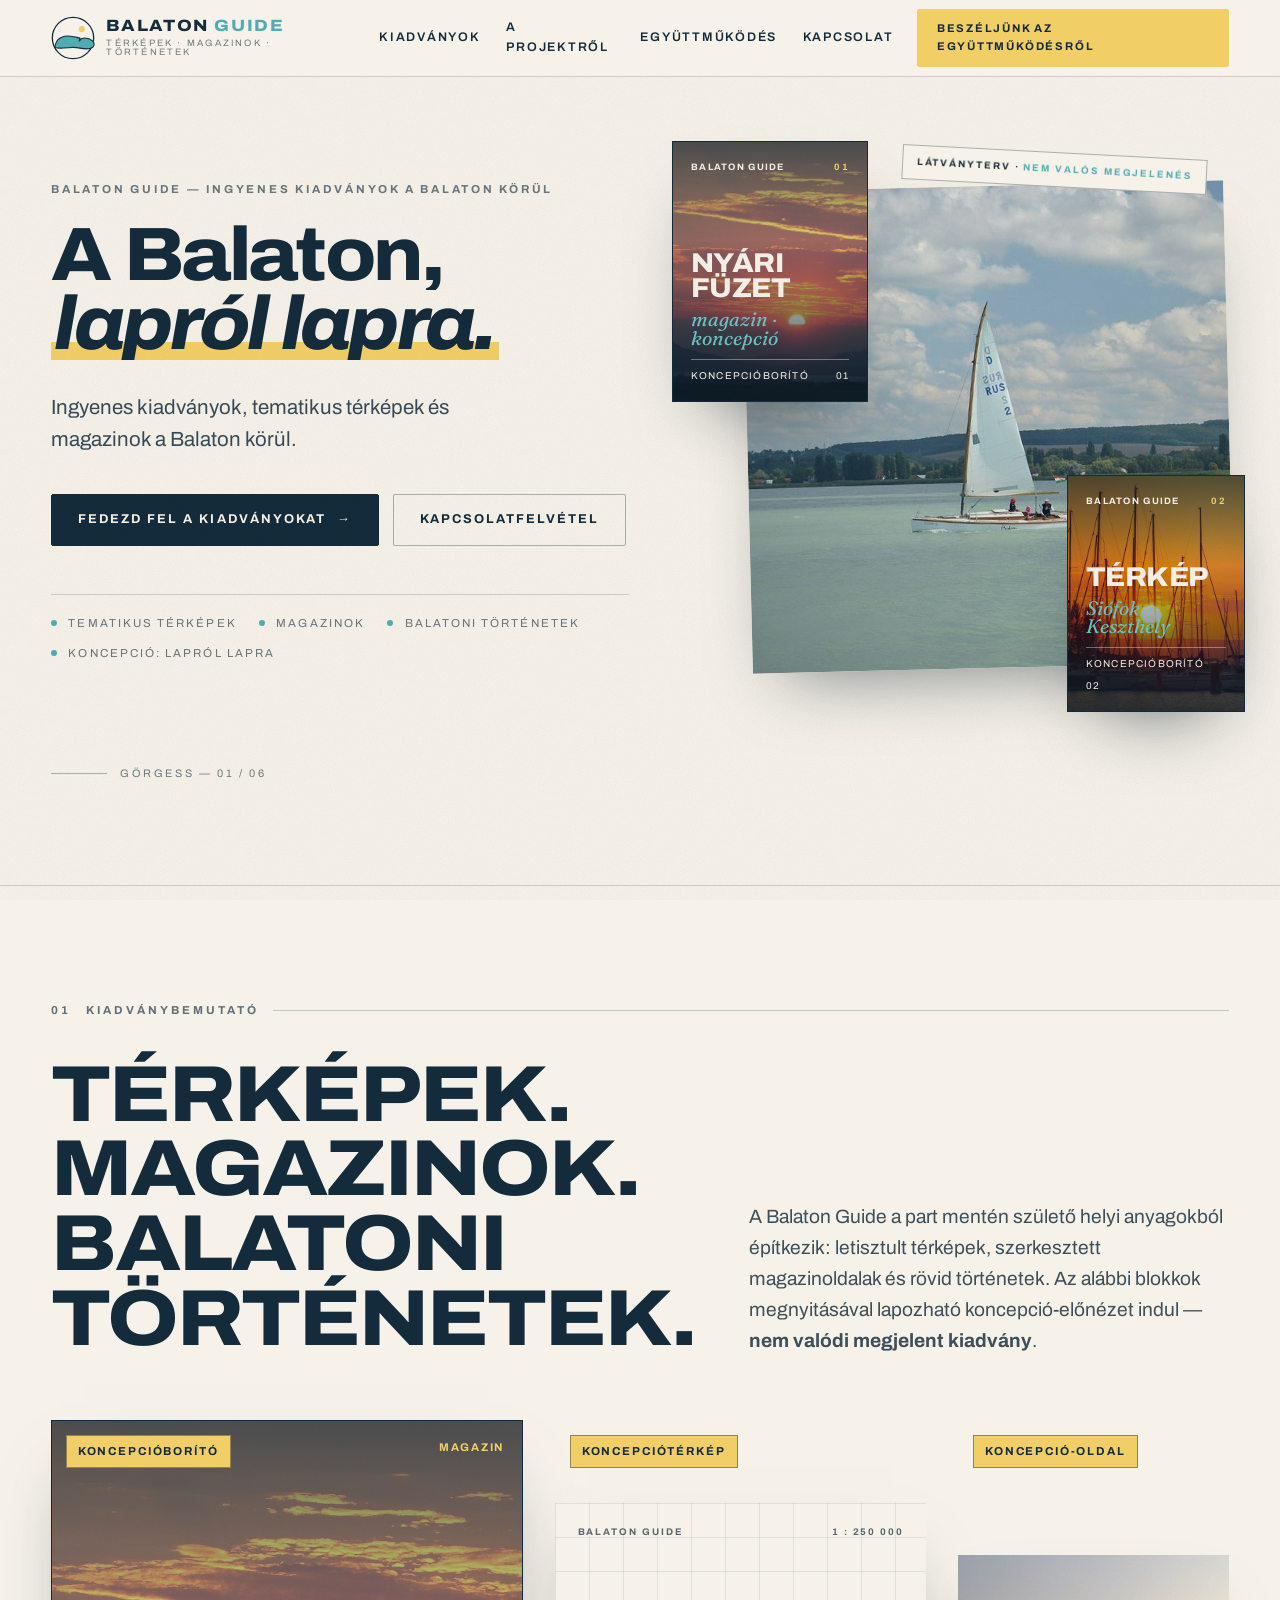
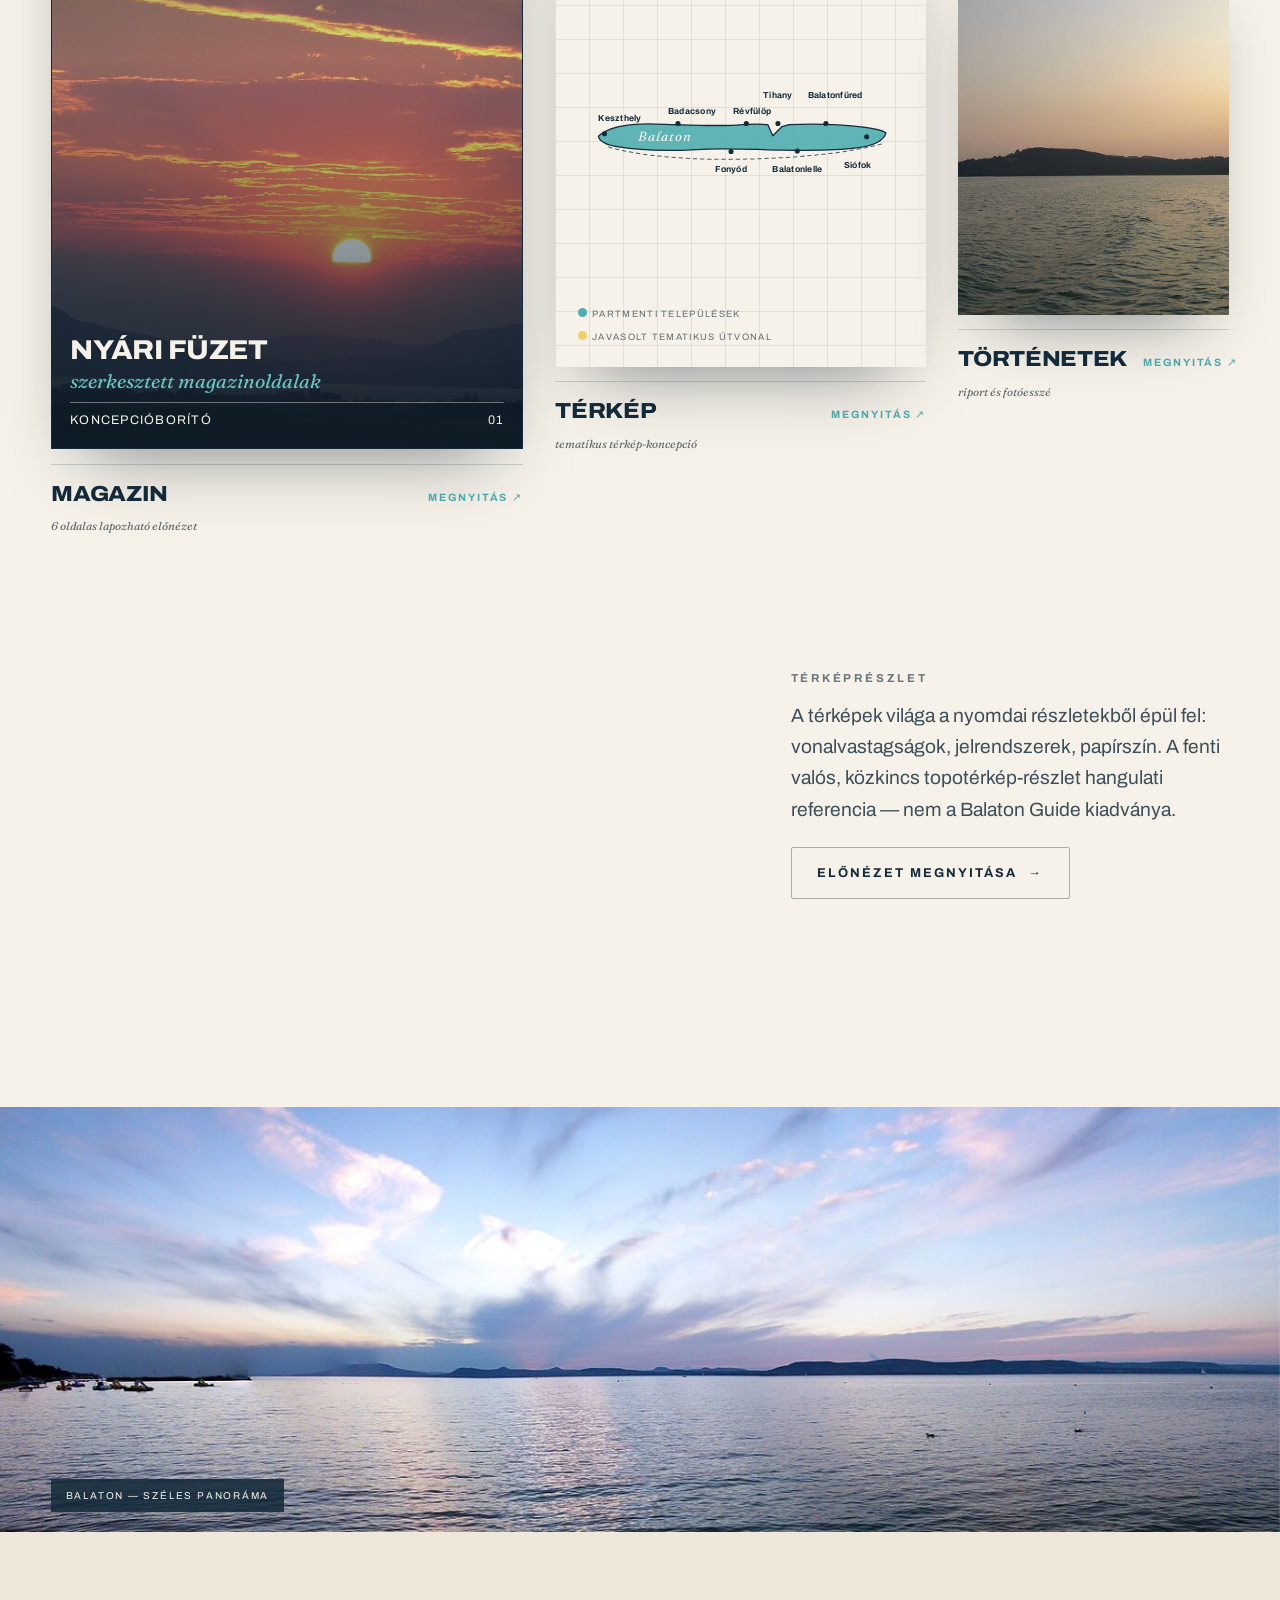
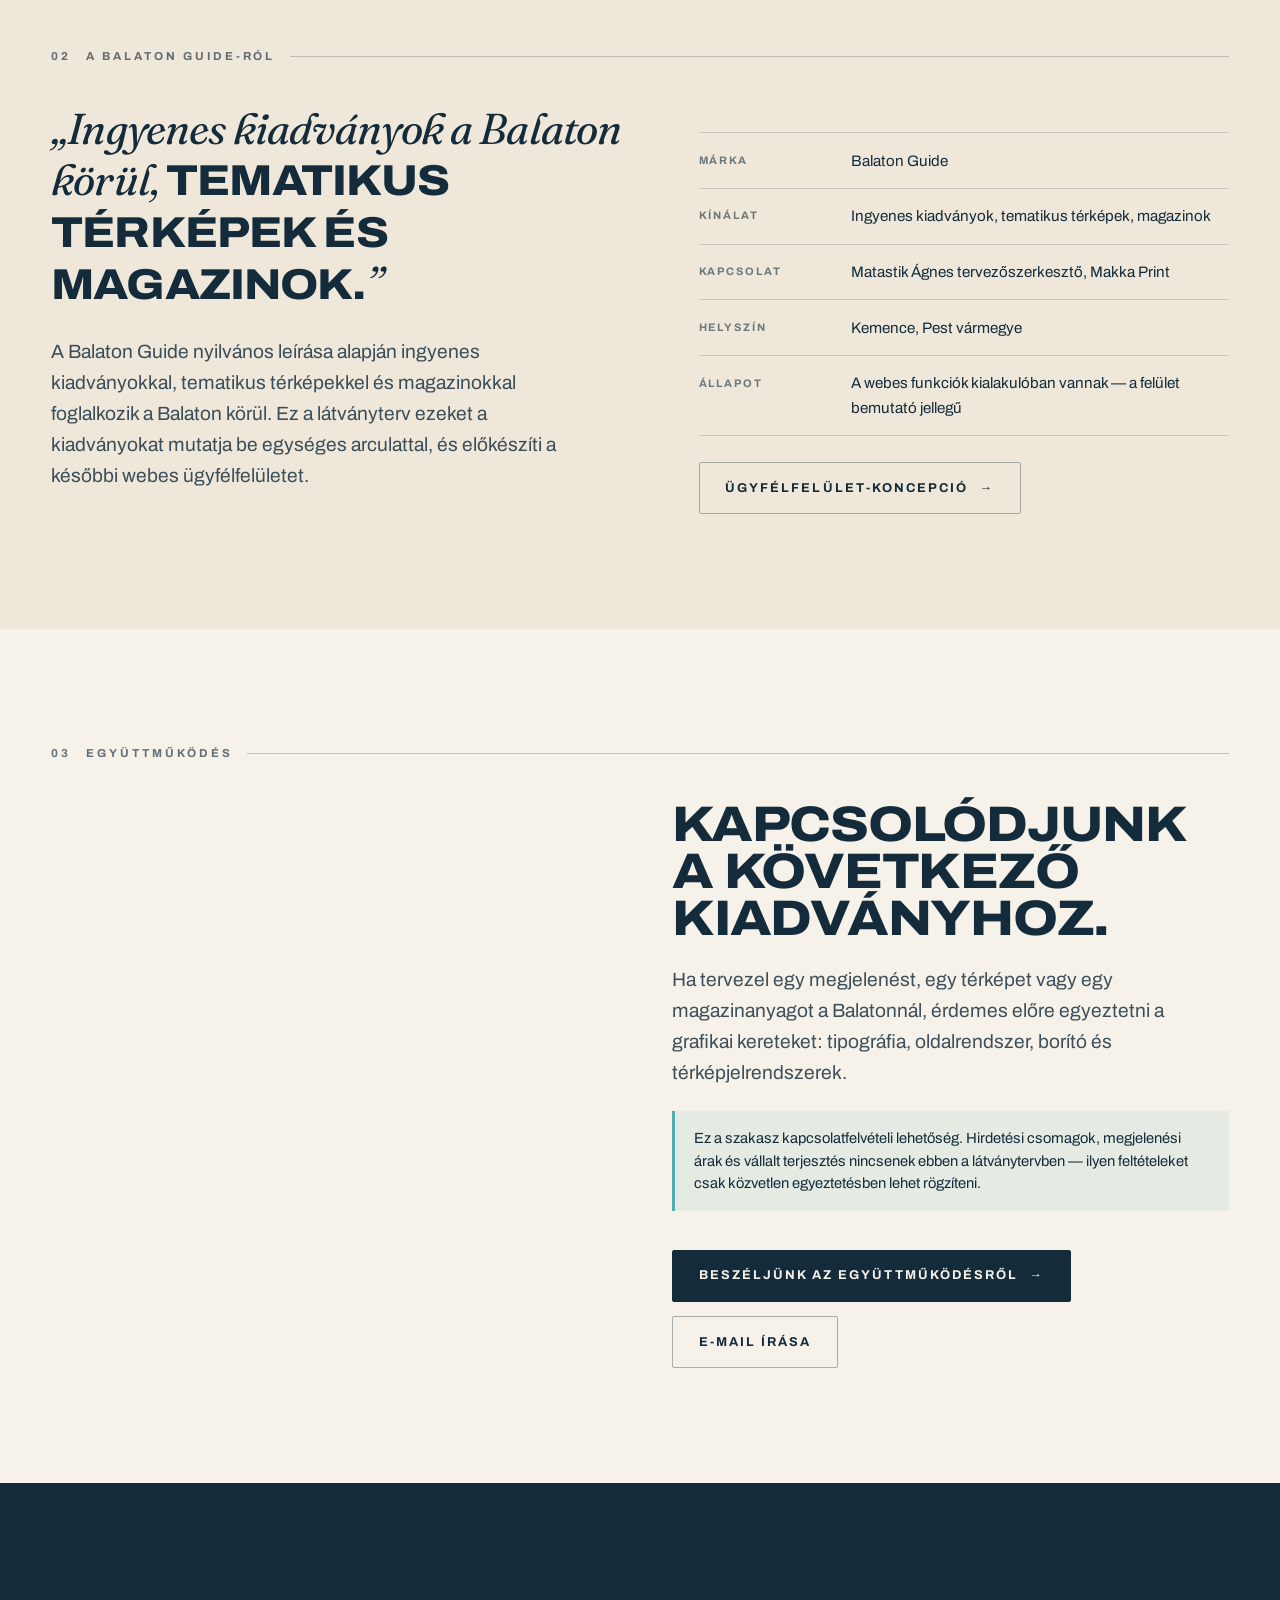
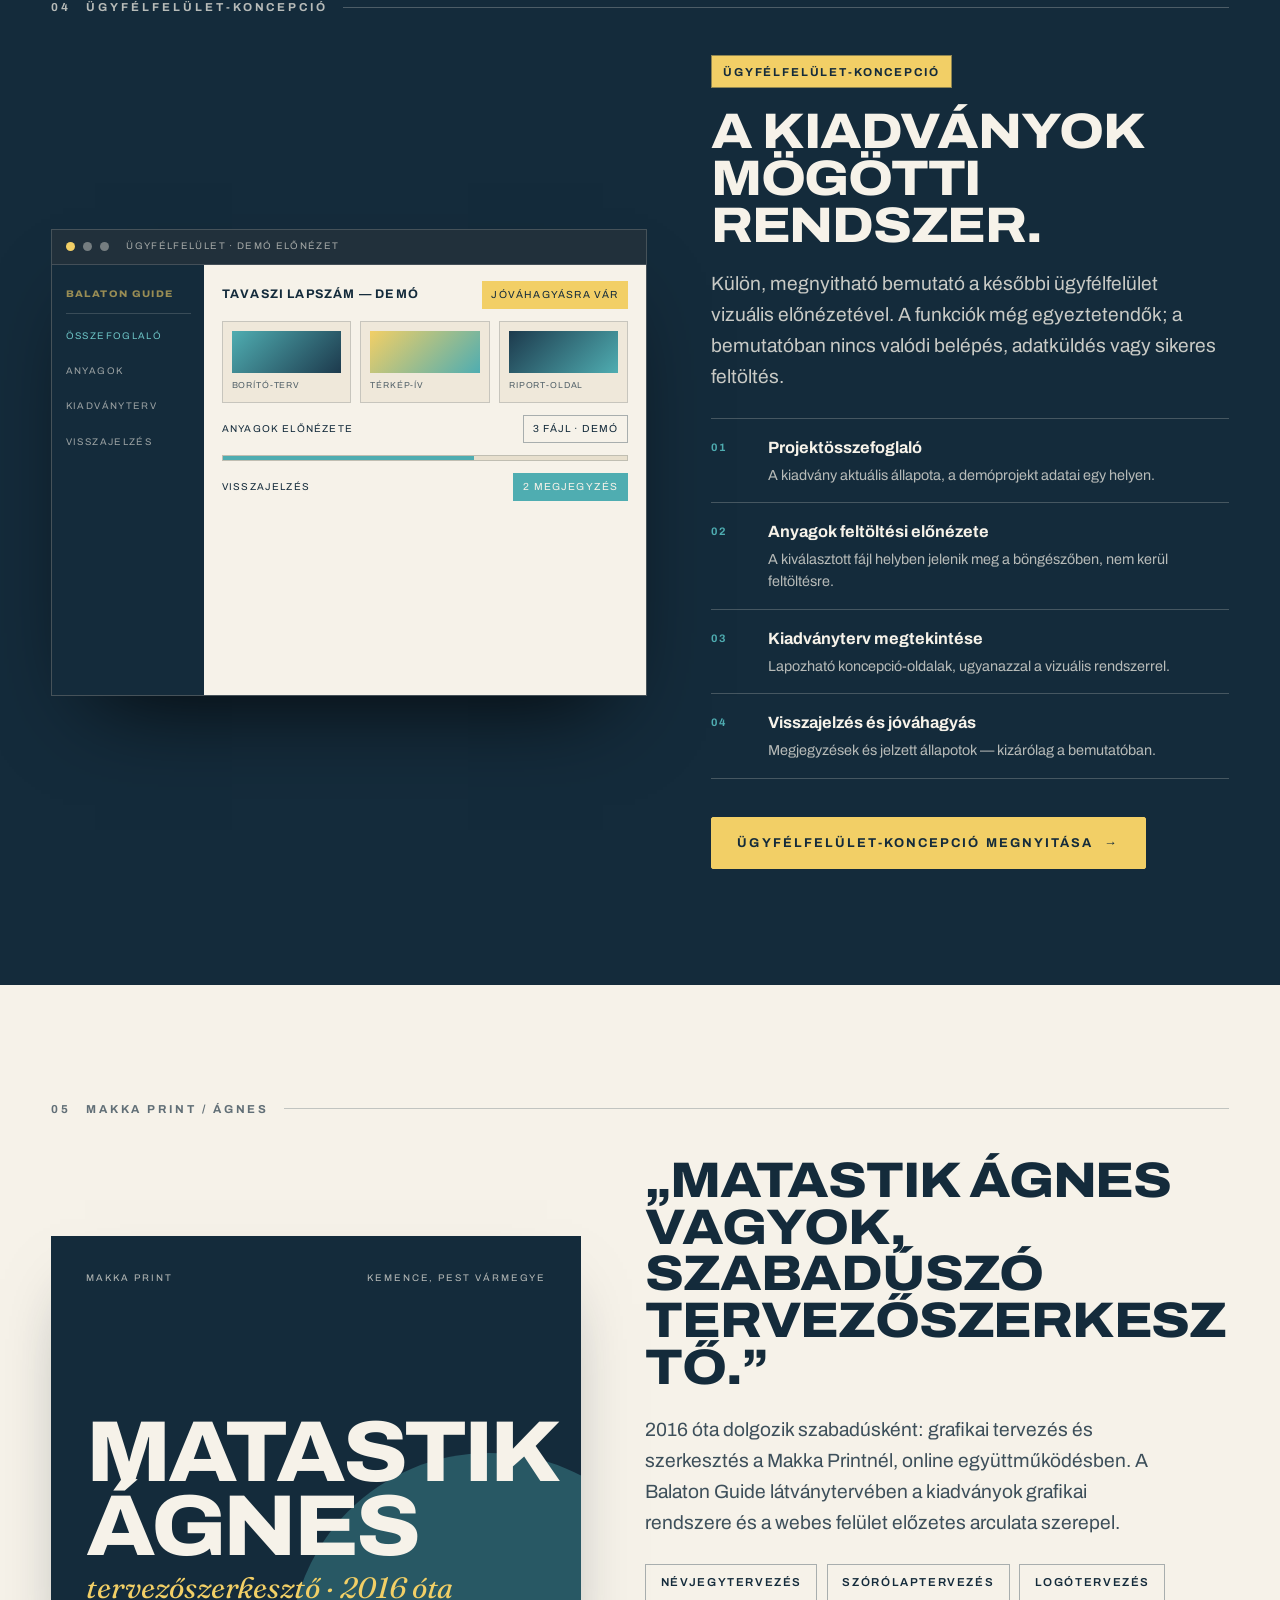
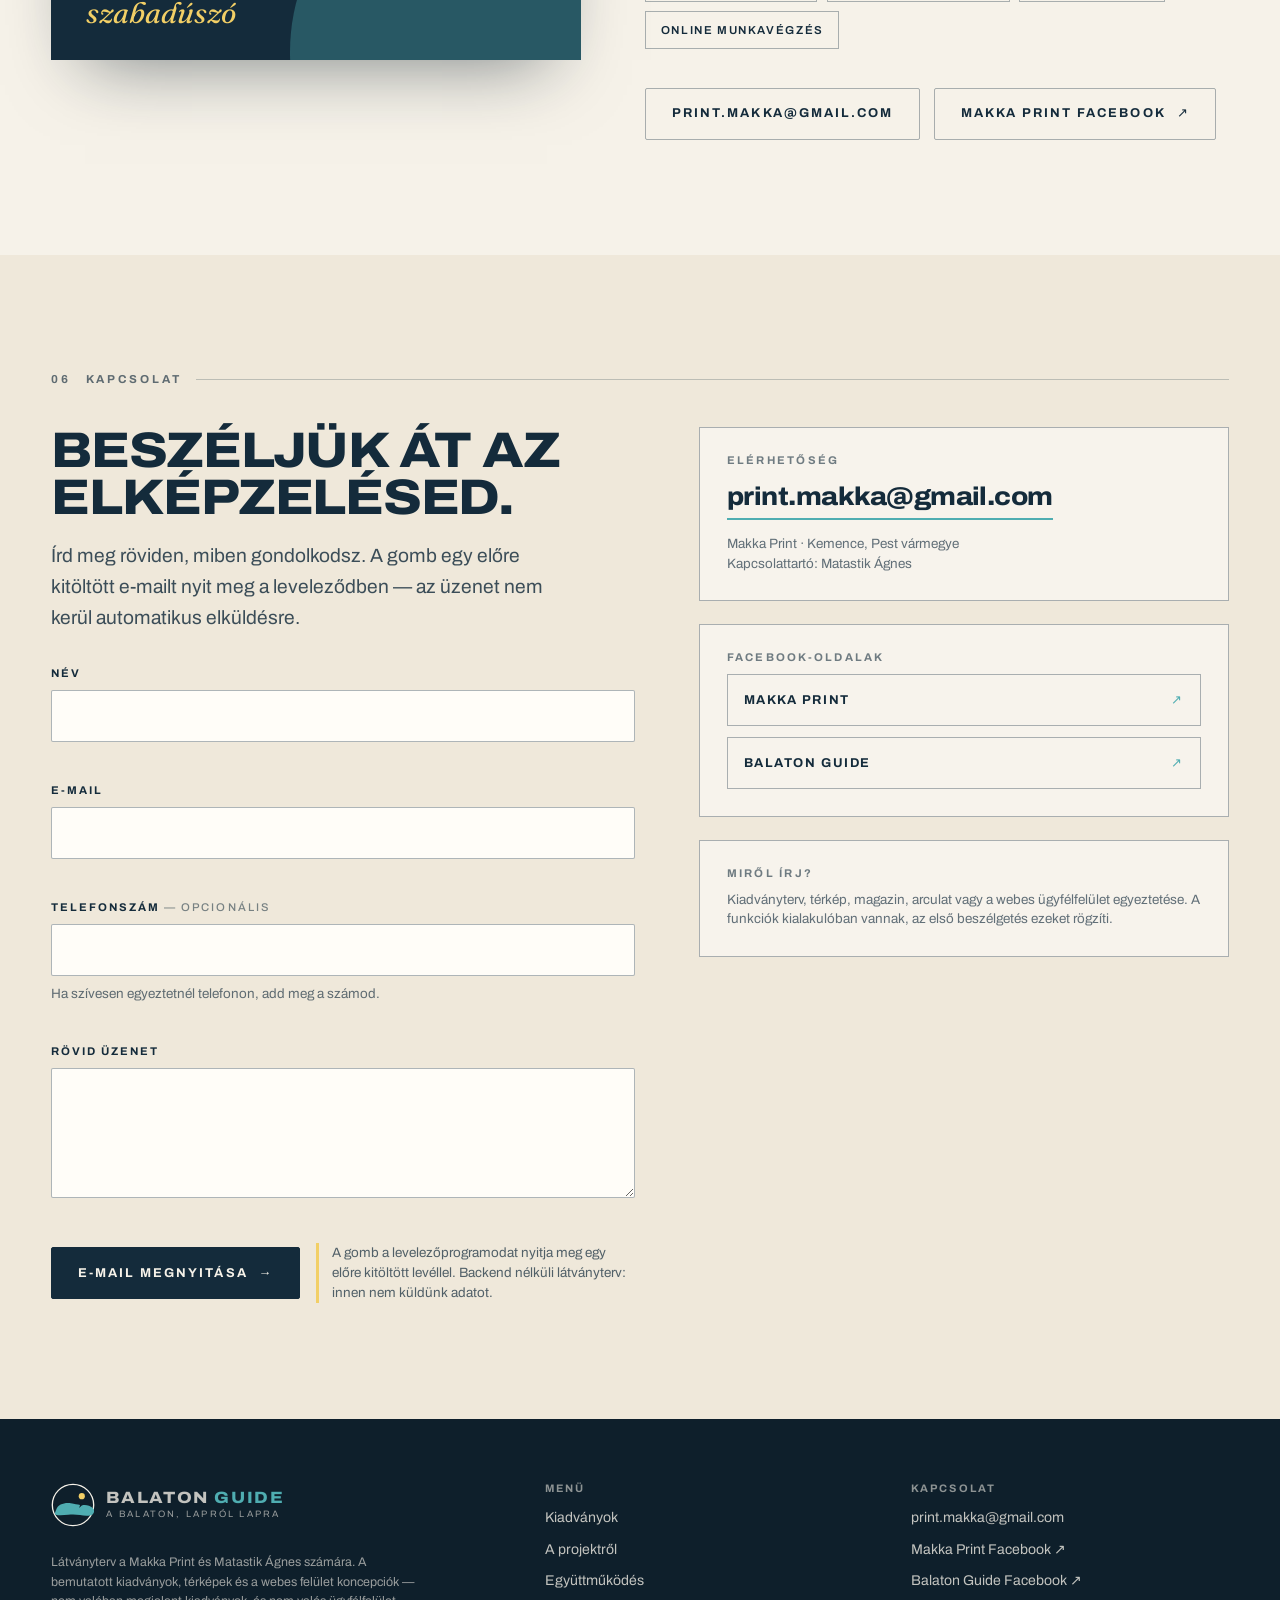
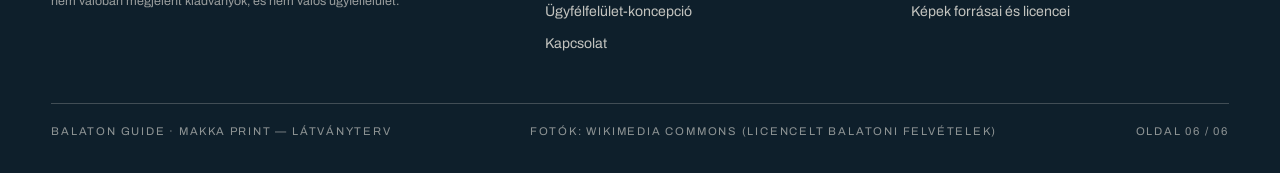
<file: index.html>
<!DOCTYPE html>
<html lang="hu" class="no-js">
<head>
<meta charset="utf-8">
<meta name="viewport" content="width=device-width, initial-scale=1">
<title>Balaton Guide — A Balaton, lapról lapra | látványterv</title>
<meta name="description" content="Balaton Guide: ingyenes kiadványok, tematikus térképek és magazinok a Balaton körül. Látványterv a Makka Print és Matastik Ágnes számára.">
<meta name="theme-color" content="#f6f2e9">
<link rel="icon" href="assets/favicon.svg" type="image/svg+xml">
<link rel="preload" href="assets/fonts/archivo-latin-ext-normal.woff2" as="font" type="font/woff2" crossorigin>
<link rel="preload" href="assets/fonts/archivo-latin-normal.woff2" as="font" type="font/woff2" crossorigin>
<link rel="stylesheet" href="styles.css">
<script>document.documentElement.classList.remove('no-js');document.documentElement.classList.add('js');</script>
<script src="script.js" defer></script>
</head>
<body>
<a class="skip-link" href="#tartalom">Ugrás a tartalomra</a>

<!-- ================= FEJLÉC ================= -->
<header class="site-header" id="fejlec">
  <div class="container header-inner">
    <a class="brand" href="#nyito" aria-label="Balaton Guide — nyitó">
      <svg class="brand__mark" viewBox="0 0 100 100" aria-hidden="true">
        <circle cx="50" cy="50" r="47" fill="none" stroke="#142b3b" stroke-width="3"/>
        <circle cx="70" cy="30" r="7" fill="#f2cf66"/>
        <path d="M12,60 C16,49 30,44 45,46 C54,47 60,49 66,50 L64,57 L70,51 C79,49 88,51 95,57 C99,61 99,67 95,71 C89,76 76,75 66,73 C57,71 48,71 39,72 C29,73 18,74 11,72 C7,70.5 10,65 12,60 Z" fill="#4fadb1"/>
        <path d="M12,60 C16,49 30,44 45,46 C54,47 60,49 66,50 L64,57 L70,51 C79,49 88,51 95,57 C99,61 99,67 95,71 C89,76 76,75 66,73 C57,71 48,71 39,72 C29,73 18,74 11,72 C7,70.5 10,65 12,60 Z" fill="none" stroke="#142b3b" stroke-width="2.4" stroke-linejoin="round"/>
      </svg>
      <span class="brand__text">
        <span class="brand__name">Balaton <span>Guide</span></span>
        <span class="brand__tag">Térképek · Magazinok · Történetek</span>
      </span>
    </a>

    <nav class="nav" aria-label="Főmenü">
      <a class="nav__link" href="#kiadvanyok">Kiadványok</a>
      <a class="nav__link" href="#projekt">A projektről</a>
      <a class="nav__link" href="#egyuttmukodes">Együttműködés</a>
      <a class="nav__link" href="#kapcsolat">Kapcsolat</a>
    </nav>

    <a class="btn btn--sun header-cta" href="#kapcsolat">Beszéljünk az együttműködésről</a>

    <button class="menu-toggle" id="menu-toggle" type="button" aria-expanded="false" aria-controls="mobil-menu" aria-label="Menü megnyitása">
      <span></span><span></span><span></span>
    </button>
  </div>
</header>

<div class="mobile-nav" id="mobil-menu" hidden>
  <ul class="mobile-nav__list">
    <li><a href="#kiadvanyok"><span>01</span>Kiadványok</a></li>
    <li><a href="#projekt"><span>02</span>A projektről</a></li>
    <li><a href="#egyuttmukodes"><span>03</span>Együttműködés</a></li>
    <li><a href="#ugyfelulet"><span>04</span>Ügyfélfelület</a></li>
    <li><a href="#makka"><span>05</span>Makka Print</a></li>
    <li><a href="#kapcsolat"><span>06</span>Kapcsolat</a></li>
  </ul>
  <div class="mobile-nav__foot">
    <a class="btn btn--sun" href="#kapcsolat">Beszéljünk az együttműködésről</a>
    <a href="mailto:print.makka@gmail.com">print.makka@gmail.com</a>
  </div>
</div>

<main id="tartalom">

  <!-- ================= NYITÓ ================= -->
  <section class="hero" id="nyito">
    <div class="container">
      <div class="hero__grid">
        <div class="hero__text">
          <p class="eyebrow reveal">Balaton Guide — ingyenes kiadványok a Balaton körül</p>
          <h1 class="hero__title" id="hero-title">
            <span class="line"><span>A Balaton,</span></span>
            <span class="line"><span><em class="underline-sun">lapról lapra.</em></span></span>
          </h1>
          <p class="hero__sub reveal">Ingyenes kiadványok, tematikus térképek és magazinok a Balaton körül.</p>

          <div class="hero__actions reveal">
            <a class="btn" href="#kiadvanyok">Fedezd fel a kiadványokat <span class="btn__arrow" aria-hidden="true">→</span></a>
            <a class="btn btn--ghost" href="#kapcsolat">Kapcsolatfelvétel</a>
          </div>

          <ul class="hero__meta reveal">
            <li>Tematikus térképek</li>
            <li>Magazinok</li>
            <li>Balatoni történetek</li>
            <li>Koncepció: lapról lapra</li>
          </ul>
        </div>

        <div class="hero__stage" id="hero-stage">
          <figure class="hero__photo" data-depth="8">
            <img src="assets/img/hero-balaton.jpg"
                 srcset="assets/img/hero-balaton-900.jpg 900w, assets/img/hero-balaton.jpg 1600w"
                 sizes="(max-width: 860px) 92vw, 46vw"
                 width="1600" height="1067"
                 alt="Vitorlás a Balaton nyugodt vizén, dombok a horizonton.">
          </figure>

          <div class="hero__float hero__float--a" data-depth="26">
            <figure class="cover">
              <img src="assets/img/borito-magazin-2.jpg" width="900" height="1200" alt="Koncepcióborító: vörös naplemente a Balaton felett.">
              <span class="cover__veil"></span>
              <figcaption class="cover__inner">
                <span class="cover__brand"><span>Balaton Guide</span><em>01</em></span>
                <span class="cover__title">Nyári füzet<small>magazin · koncepció</small></span>
                <span class="cover__foot"><span>Koncepcióborító</span><span>01</span></span>
              </figcaption>
            </figure>
          </div>

          <div class="hero__float hero__float--b" data-depth="42">
            <figure class="cover">
              <img src="assets/img/borito-terkep-1.jpg" width="900" height="1200" alt="Koncepcióborító: naplemente a siófoki kikötő vitorlái között.">
              <span class="cover__veil"></span>
              <figcaption class="cover__inner">
                <span class="cover__brand"><span>Balaton Guide</span><em>02</em></span>
                <span class="cover__title">Térkép<small>Siófok ← Keszthely</small></span>
                <span class="cover__foot"><span>Koncepcióborító</span><span>02</span></span>
              </figcaption>
            </figure>
          </div>

          <p class="hero__ticket">Látványterv · <em>nem valós megjelenés</em></p>
        </div>
      </div>

      <p class="hero__scroll">Görgess — 01 / 06</p>
    </div>
  </section>

  <hr class="hairline">

  <!-- ================= KIADVÁNYOK ================= -->
  <section class="section" id="kiadvanyok">
    <div class="container">
      <p class="marker reveal"><span class="marker__num">01</span> Kiadványbemutató</p>

      <div class="section-head">
        <h2 class="display reveal">Térképek. Magazinok.<br>Balatoni történetek.</h2>
        <p class="lede reveal">A Balaton Guide a part mentén születő helyi anyagokból építkezik: letisztult térképek, szerkesztett magazinoldalak és rövid történetek. Az alábbi blokkok megnyitásával lapozható koncepció-előnézet indul — <strong>nem valódi megjelent kiadvány</strong>.</p>
      </div>

      <div class="pub-grid">
        <button class="pub-card pub-card--magazine reveal" type="button" data-open-modal data-page="0">
          <span class="chip pub-card__badge">Koncepcióborító</span>
          <span class="pub-card__media">
            <span class="cover" style="display:block;height:100%">
              <img src="assets/img/borito-magazin-2.jpg" width="900" height="1200" alt="Koncepció magazinborító naplementés balatoni fotóval.">
              <span class="cover__veil"></span>
              <span class="cover__inner">
                <span class="cover__brand"><span>Balaton Guide</span><em>Magazin</em></span>
                <span class="cover__title">Nyári füzet<small>szerkesztett magazinoldalak</small></span>
                <span class="cover__foot"><span>Koncepcióborító</span><span>01</span></span>
              </span>
            </span>
          </span>
          <span class="pub-card__label">
            <span class="pub-card__title">Magazin<small>6 oldalas lapozható előnézet</small></span>
            <span class="pub-card__open">Megnyitás ↗</span>
          </span>
        </button>

        <button class="pub-card pub-card--map reveal" type="button" data-open-modal data-page="1">
          <span class="chip pub-card__badge">Koncepciótérkép</span>
          <span class="pub-card__media">
            <span class="map-art">
              <span class="map-art__grid"></span>
              <span class="map-art__head"><span>Balaton Guide</span><span>1 : 250 000</span></span>
              <svg viewBox="0 0 640 300" role="img" aria-label="Koncepciótérkép a Balatonról partmenti települések jelölésével.">
                <path d="M40,175 C58,158 96,150 150,151 C205,152 258,156 310,153 C338,151 356,151 372,152 L382,174 L400,156 L414,152 C468,150 520,152 560,157 C582,160 596,163 604,168 C600,184 578,194 546,198 C500,204 452,203 400,202 C340,201 286,198 232,201 C176,204 122,203 80,196 C56,192 42,185 40,175 Z" fill="#4fadb1" fill-opacity=".9" stroke="#142b3b" stroke-width="2.5" stroke-linejoin="round"/>
                <path d="M60,196 C120,214 220,222 320,220 C420,218 520,210 596,190" fill="none" stroke="#142b3b" stroke-width="2" stroke-dasharray="7 7" stroke-linecap="round" opacity=".75"/>
                <g fill="#142b3b" font-family="Archivo, sans-serif" font-size="17" font-weight="700" letter-spacing="0.5">
                  <circle cx="52" cy="170" r="5"/><text x="40" y="146">Keszthely</text>
                  <circle cx="196" cy="150" r="5"/><text x="176" y="132">Badacsony</text>
                  <circle cx="330" cy="150" r="5"/><text x="304" y="132">Révfülöp</text>
                  <circle cx="392" cy="150" r="5"/><text x="392" y="100" text-anchor="middle">Tihany</text>
                  <circle cx="486" cy="150" r="5"/><text x="504" y="100" text-anchor="middle">Balatonfüred</text>
                  <circle cx="300" cy="205" r="5"/><text x="300" y="246" text-anchor="middle">Fonyód</text>
                  <circle cx="430" cy="204" r="5"/><text x="430" y="246" text-anchor="middle">Balatonlelle</text>
                  <circle cx="566" cy="176" r="5"/><text x="548" y="238" text-anchor="middle">Siófok</text>
                </g>
                <text x="118" y="184" font-family="Fraunces, serif" font-style="italic" font-size="26" fill="#f6f2e9" letter-spacing="2">Balaton</text>
              </svg>
              <span class="map-art__legend">
                <span><i></i>Partmenti települések</span>
                <span><i class="sun"></i>Javasolt tematikus útvonal</span>
              </span>
            </span>
          </span>
          <span class="pub-card__label">
            <span class="pub-card__title">Térkép<small>tematikus térkép-koncepció</small></span>
            <span class="pub-card__open">Megnyitás ↗</span>
          </span>
        </button>

        <button class="pub-card pub-card--story reveal" type="button" data-open-modal data-page="2">
          <span class="chip pub-card__badge">Koncepció-oldal</span>
          <span class="pub-card__media">
            <img src="assets/img/tortenet-1.jpg" width="1400" height="933" alt="Esti fények a Balatonon, a Tihanyi-félsziget sziluettjével.">
          </span>
          <span class="pub-card__label">
            <span class="pub-card__title">Történetek<small>riport és fotóesszé</small></span>
            <span class="pub-card__open">Megnyitás ↗</span>
          </span>
        </button>
      </div>

      <div class="map-strip">
        <figure class="map-strip__img reveal-img" style="aspect-ratio:16/9;margin:0">
          <img src="assets/img/terkep-reszlet-1967.jpg" width="1000" height="735" alt="Részlet egy 1967-es nyilvános topotérképről, a Balaton nyugati medencéjével.">
          <figcaption>Részlet: 1967-es nyilvános topotérkép · Wikimedia Commons</figcaption>
        </figure>
        <div class="reveal">
          <p class="eyebrow" style="margin-bottom:.8rem">Térképrészlet</p>
          <p class="lede">A térképek világa a nyomdai részletekből épül fel: vonalvastagságok, jelrendszerek, papírszín. A fenti valós, közkincs topotérkép-részlet hangulati referencia — nem a Balaton Guide kiadványa.</p>
          <p style="margin-top:1.4rem"><button class="btn btn--ghost" type="button" data-open-modal data-page="1">Előnézet megnyitása <span class="btn__arrow" aria-hidden="true">→</span></button></p>
        </div>
      </div>
    </div>
  </section>

  <!-- ================= PANORÁMA ================= -->
  <figure class="panorama" style="margin:0">
    <img src="assets/img/panorama-balaton.jpg"
         srcset="assets/img/panorama-balaton-960.jpg 960w, assets/img/panorama-balaton.jpg 1920w"
         sizes="100vw" width="1920" height="560"
         alt="Széles balatoni panoráma: nyílt víz és felhős ég a távolban lévő partvonallal."
         data-parallax>
    <figcaption class="panorama__caption">Balaton — széles panoráma</figcaption>
  </figure>

  <!-- ================= A PROJEKTRŐL ================= -->
  <section class="section section--paper2" id="projekt">
    <div class="container">
      <p class="marker reveal"><span class="marker__num">02</span> A Balaton Guide-ról</p>

      <div class="about-grid">
        <div class="reveal">
          <p class="about-quote">„Ingyenes kiadványok a Balaton körül, <b>tematikus térképek és magazinok.</b>”</p>
          <p class="lede" style="margin-top:1.6rem">A Balaton Guide nyilvános leírása alapján ingyenes kiadványokkal, tematikus térképekkel és magazinokkal foglalkozik a Balaton körül. Ez a látványterv ezeket a kiadványokat mutatja be egységes arculattal, és előkészíti a későbbi webes ügyfélfelületet.</p>
        </div>

        <div class="reveal">
          <ul class="facts">
            <li><span class="k">Márka</span><span>Balaton Guide</span></li>
            <li><span class="k">Kínálat</span><span>Ingyenes kiadványok, tematikus térképek, magazinok</span></li>
            <li><span class="k">Kapcsolat</span><span>Matastik Ágnes tervezőszerkesztő, Makka Print</span></li>
            <li><span class="k">Helyszín</span><span>Kemence, Pest vármegye</span></li>
            <li><span class="k">Állapot</span><span>A webes funkciók kialakulóban vannak — a felület bemutató jellegű</span></li>
          </ul>
          <p style="margin-top:1.6rem"><a class="btn btn--ghost" href="#ugyfelulet">Ügyfélfelület-koncepció <span class="btn__arrow" aria-hidden="true">→</span></a></p>
        </div>
      </div>
    </div>
  </section>

  <!-- ================= EGYÜTTMŰKÖDÉS ================= -->
  <section class="section" id="egyuttmukodes">
    <div class="container">
      <p class="marker reveal"><span class="marker__num">03</span> Együttműködés</p>

      <div class="collab">
        <figure class="collab__media reveal-img" style="margin:0">
          <img src="assets/img/naplemente-16-9.jpg" width="1600" height="900" alt="Naplemente a Balaton felett, a dombok sziluettjével.">
        </figure>
        <div class="reveal">
          <h2 class="display display--sm">Kapcsolódjunk a következő kiadványhoz.</h2>
          <p class="lede" style="margin-top:1.4rem">Ha tervezel egy megjelenést, egy térképet vagy egy magazinanyagot a Balatonnál, érdemes előre egyeztetni a grafikai kereteket: tipográfia, oldalrendszer, borító és térképjelrendszerek.</p>
          <div class="collab__note">Ez a szakasz kapcsolatfelvételi lehetőség. Hirdetési csomagok, megjelenési árak és vállalt terjesztés nincsenek ebben a látványtervben — ilyen feltételeket csak közvetlen egyeztetésben lehet rögzíteni.</div>
          <div class="hero__actions">
            <a class="btn" href="#kapcsolat">Beszéljünk az együttműködésről <span class="btn__arrow" aria-hidden="true">→</span></a>
            <a class="btn btn--ghost" href="mailto:print.makka@gmail.com?subject=Balaton%20Guide%20egy%C3%BCttm%C5%B1k%C3%B6d%C3%A9s">E-mail írása</a>
          </div>
        </div>
      </div>
    </div>
  </section>

  <!-- ================= ÜGYFÉLFELÜLET ================= -->
  <section class="section section--ink" id="ugyfelulet">
    <div class="container">
      <p class="marker reveal"><span class="marker__num">04</span> Ügyfélfelület-koncepció</p>

      <div class="portal-preview">
        <div class="browser-frame reveal">
          <div class="browser-frame__bar">
            <i></i><i></i><i></i>
            <span class="browser-frame__url">ügyfélfelület · demó előnézet</span>
          </div>
          <div class="mock">
            <div class="mock__side">
              <span class="mock__brand">Balaton Guide</span>
              <span class="is-active">Összefoglaló</span>
              <span>Anyagok</span>
              <span>Kiadványterv</span>
              <span>Visszajelzés</span>
            </div>
            <div class="mock__main">
              <div class="mock__row">
                <b>Tavaszi lapszám — demó</b>
                <span class="mock__tag mock__tag--wait">Jóváhagyásra vár</span>
              </div>
              <div class="mock__cards">
                <div class="mock__card"><span class="mock__thumb"></span>Borító-terv</div>
                <div class="mock__card"><span class="mock__thumb mock__thumb--b"></span>Térkép-ív</div>
                <div class="mock__card"><span class="mock__thumb mock__thumb--c"></span>Riport-oldal</div>
              </div>
              <div class="mock__row"><span>Anyagok előnézete</span><span class="mock__tag">3 fájl · demó</span></div>
              <div class="mock__progress"><i></i></div>
              <div class="mock__row"><span>Visszajelzés</span><span class="mock__tag mock__tag--ok">2 megjegyzés</span></div>
            </div>
          </div>
        </div>

        <div class="reveal">
          <span class="chip">Ügyfélfelület-koncepció</span>
          <h2 class="display display--sm" style="margin-top:1.2rem">A kiadványok mögötti rendszer.</h2>
          <p class="lede" style="margin-top:1.2rem">Külön, megnyitható bemutató a későbbi ügyfélfelület vizuális előnézetével. A funkciók még egyeztetendők; a bemutatóban nincs valódi belépés, adatküldés vagy sikeres feltöltés.</p>

          <ul class="feature-list">
            <li><span class="num">01</span><span><b>Projektösszefoglaló</b><p>A kiadvány aktuális állapota, a demóprojekt adatai egy helyen.</p></span></li>
            <li><span class="num">02</span><span><b>Anyagok feltöltési előnézete</b><p>A kiválasztott fájl helyben jelenik meg a böngészőben, nem kerül feltöltésre.</p></span></li>
            <li><span class="num">03</span><span><b>Kiadványterv megtekintése</b><p>Lapozható koncepció-oldalak, ugyanazzal a vizuális rendszerrel.</p></span></li>
            <li><span class="num">04</span><span><b>Visszajelzés és jóváhagyás</b><p>Megjegyzések és jelzett állapotok — kizárólag a bemutatóban.</p></span></li>
          </ul>

          <div class="hero__actions">
            <a class="btn btn--sun" href="ugyfelulet.html">Ügyfélfelület-koncepció megnyitása <span class="btn__arrow" aria-hidden="true">→</span></a>
          </div>
        </div>
      </div>
    </div>
  </section>

  <!-- ================= MAKKA PRINT / ÁGNES ================= -->
  <section class="section" id="makka">
    <div class="container">
      <p class="marker reveal"><span class="marker__num">05</span> Makka Print / Ágnes</p>

      <div class="about-maker">
        <div class="initials reveal">
          <div class="initials__top"><span>Makka Print</span><span>Kemence, Pest vármegye</span></div>
          <p class="initials__name">Matastik<br>Ágnes<em>tervezőszerkesztő · 2016 óta szabadúszó</em></p>
        </div>

        <div class="reveal">
          <h2 class="display display--sm">„Matastik Ágnes vagyok, szabadúszó tervezőszerkesztő.”</h2>
          <p class="lede" style="margin-top:1.4rem">2016 óta dolgozik szabadúsként: grafikai tervezés és szerkesztés a Makka Printnél, online együttműködésben. A Balaton Guide látványtervében a kiadványok grafikai rendszere és a webes felület előzetes arculata szerepel.</p>

          <ul class="services">
            <li>Névjegytervezés</li>
            <li>Szórólaptervezés</li>
            <li>Logótervezés</li>
            <li>Online munkavégzés</li>
          </ul>

          <div class="hero__actions">
            <a class="btn btn--ghost" href="mailto:print.makka@gmail.com">print.makka@gmail.com</a>
            <a class="btn btn--ghost" href="https://www.facebook.com/makkaprintofsoul/" target="_blank" rel="noopener">Makka Print Facebook <span aria-hidden="true">↗</span></a>
          </div>
        </div>
      </div>
    </div>
  </section>

  <!-- ================= KAPCSOLAT ================= -->
  <section class="section section--paper2" id="kapcsolat">
    <div class="container">
      <p class="marker reveal"><span class="marker__num">06</span> Kapcsolat</p>

      <div class="contact-grid">
        <div class="reveal">
          <h2 class="display display--sm">Beszéljük át az elképzelésed.</h2>
          <p class="lede" style="margin-top:1.2rem;margin-bottom:2rem">Írd meg röviden, miben gondolkodsz. A gomb egy előre kitöltött e-mailt nyit meg a leveleződben — az üzenet nem kerül automatikus elküldésre.</p>

          <form class="form" id="kapcsolat-form" novalidate>
            <div class="field">
              <label for="f-nev">Név</label>
              <input type="text" id="f-nev" name="nev" autocomplete="name" required aria-describedby="e-nev">
              <p class="field__error" id="e-nev" role="alert"></p>
            </div>

            <div class="field">
              <label for="f-email">E-mail</label>
              <input type="email" id="f-email" name="email" autocomplete="email" required aria-describedby="e-email">
              <p class="field__error" id="e-email" role="alert"></p>
            </div>

            <div class="field">
              <label for="f-tel">Telefonszám <span class="opt">— opcionális</span></label>
              <input type="tel" id="f-tel" name="telefon" autocomplete="tel" inputmode="tel" aria-describedby="h-tel e-tel">
              <p class="field__hint" id="h-tel">Ha szívesen egyeztetnél telefonon, add meg a számod.</p>
              <p class="field__error" id="e-tel" role="alert"></p>
            </div>

            <div class="field">
              <label for="f-uzenet">Rövid üzenet</label>
              <textarea id="f-uzenet" name="uzenet" required aria-describedby="e-uzenet"></textarea>
              <p class="field__error" id="e-uzenet" role="alert"></p>
            </div>

            <div class="form-foot">
              <button class="btn" type="submit">E-mail megnyitása <span class="btn__arrow" aria-hidden="true">→</span></button>
              <p class="form-note" id="form-status">A gomb a levelezőprogramodat nyitja meg egy előre kitöltött levéllel. Backend nélküli látványterv: innen nem küldünk adatot.</p>
            </div>
          </form>
        </div>

        <aside class="contact-aside reveal">
          <div class="contact-block">
            <h3>Elérhetőség</h3>
            <a class="contact-mail" href="mailto:print.makka@gmail.com">print.makka@gmail.com</a>
            <p class="field__hint" style="margin-top:.9rem">Makka Print · Kemence, Pest vármegye<br>Kapcsolattartó: Matastik Ágnes</p>
          </div>

          <div class="contact-block">
            <h3>Facebook-oldalak</h3>
            <div class="social">
              <a href="https://www.facebook.com/makkaprintofsoul/" target="_blank" rel="noopener"><span>Makka Print</span><span aria-hidden="true">↗</span></a>
              <a href="https://www.facebook.com/balatonguides/" target="_blank" rel="noopener"><span>Balaton Guide</span><span aria-hidden="true">↗</span></a>
            </div>
          </div>

          <div class="contact-block">
            <h3>Miről írj?</h3>
            <p class="field__hint">Kiadványterv, térkép, magazin, arculat vagy a webes ügyfélfelület egyeztetése. A funkciók kialakulóban vannak, az első beszélgetés ezeket rögzíti.</p>
          </div>
        </aside>
      </div>
    </div>
  </section>
</main>

<!-- ================= LÁBLÉC ================= -->
<footer class="site-footer">
  <div class="container">
    <div class="footer-grid">
      <div>
        <a class="brand" href="#nyito" aria-label="Balaton Guide — nyitó">
          <svg class="brand__mark" viewBox="0 0 100 100" aria-hidden="true">
            <circle cx="50" cy="50" r="47" fill="none" stroke="#f6f2e9" stroke-width="3"/>
            <circle cx="70" cy="30" r="7" fill="#f2cf66"/>
            <path d="M12,60 C16,49 30,44 45,46 C54,47 60,49 66,50 L64,57 L70,51 C79,49 88,51 95,57 C99,61 99,67 95,71 C89,76 76,75 66,73 C57,71 48,71 39,72 C29,73 18,74 11,72 C7,70.5 10,65 12,60 Z" fill="#4fadb1"/>
          </svg>
          <span class="brand__text">
            <span class="brand__name">Balaton <span>Guide</span></span>
            <span class="brand__tag">A Balaton, lapról lapra</span>
          </span>
        </a>
        <p class="footer-note">Látványterv a Makka Print és Matastik Ágnes számára. A bemutatott kiadványok, térképek és a webes felület koncepciók — nem valóban megjelent kiadványok, és nem valós ügyfélfelület.</p>
      </div>

      <div>
        <h4>Menü</h4>
        <ul class="footer-links">
          <li><a href="#kiadvanyok">Kiadványok</a></li>
          <li><a href="#projekt">A projektről</a></li>
          <li><a href="#egyuttmukodes">Együttműködés</a></li>
          <li><a href="ugyfelulet.html">Ügyfélfelület-koncepció</a></li>
          <li><a href="#kapcsolat">Kapcsolat</a></li>
        </ul>
      </div>

      <div>
        <h4>Kapcsolat</h4>
        <ul class="footer-links">
          <li><a href="mailto:print.makka@gmail.com">print.makka@gmail.com</a></li>
          <li><a href="https://www.facebook.com/makkaprintofsoul/" target="_blank" rel="noopener">Makka Print Facebook ↗</a></li>
          <li><a href="https://www.facebook.com/balatonguides/" target="_blank" rel="noopener">Balaton Guide Facebook ↗</a></li>
          <li><a href="assets/SOURCES.md">Képek forrásai és licencei</a></li>
        </ul>
      </div>
    </div>

    <div class="footer-bottom">
      <span>Balaton Guide · Makka Print — látványterv</span>
      <span>Fotók: Wikimedia Commons (licencelt balatoni felvételek)</span>
      <span>Oldal 06 / 06</span>
    </div>
  </div>
</footer>

<!-- ================= LAPozó MODÁL ================= -->
<div class="modal" id="lapozo" role="dialog" aria-modal="true" aria-labelledby="lapozo-cim" hidden>
  <div class="modal__panel">
    <div class="modal__bar">
      <p class="modal__title" id="lapozo-cim">Kiadvány-előnézet
        <span>Koncepció-oldalak, nem valódi megjelent kiadvány. Nincs PDF és letöltés.</span>
      </p>
      <div class="modal__tools">
        <button class="icon-btn" type="button" id="zoom-btn" aria-pressed="false">Nagyítás</button>
        <button class="icon-btn" type="button" id="close-btn">Bezárás ✕</button>
      </div>
    </div>

    <div class="modal__stage" id="modal-stage">
      <div class="flip" id="flip">

        <!-- 1. oldal: magazinborító -->
        <article class="flip__page is-current" data-page>
          <div class="page">
            <p class="page__head"><span>Balaton Guide · magazin</span><span>01</span></p>
            <p class="page__title">Nyári füzet <em>a part mentén</em></p>
            <div class="page__img"><img src="assets/img/borito-magazin-2.jpg" width="900" height="1200" alt="Koncepcióborító: naplemente a Balaton felett."></div>
            <p class="page__body">Válogatás a nyári partmenti hangulatokból: rövid riportok, fotóesszék és egy minden lapszámban megújuló térképmelléklet.</p>
            <p class="page__foot"><span class="concept">Koncepcióborító</span><span>01 / 06</span></p>
          </div>
        </article>

        <!-- 2. oldal: térkép -->
        <article class="flip__page" data-page>
          <div class="page page--spread">
            <p class="page__head"><span>Balaton Guide · térkép</span><span>02</span></p>
            <p class="page__title">Tematikus térkép <em>— parttól partig</em></p>
            <div class="page__img" style="background:#f6f2e9;border:1px solid var(--line)">
              <svg viewBox="0 0 640 300" role="img" aria-label="Koncepciótérkép a Balatonról." preserveAspectRatio="xMidYMid slice" style="width:100%;height:100%">
                <rect width="640" height="300" fill="#f6f2e9"/>
                <g stroke="rgba(20,43,59,.16)" stroke-width="1">
                  <path d="M0,60H640M0,120H640M0,180H640M0,240H640M80,0V300M160,0V300M240,0V300M320,0V300M400,0V300M480,0V300M560,0V300"/>
                </g>
                <path d="M40,175 C58,158 96,150 150,151 C205,152 258,156 310,153 C338,151 356,151 372,152 L382,174 L400,156 L414,152 C468,150 520,152 560,157 C582,160 596,163 604,168 C600,184 578,194 546,198 C500,204 452,203 400,202 C340,201 286,198 232,201 C176,204 122,203 80,196 C56,192 42,185 40,175 Z" fill="#4fadb1" fill-opacity=".9" stroke="#142b3b" stroke-width="2.5" stroke-linejoin="round"/>
                <path d="M60,196 C120,214 220,222 320,220 C420,218 520,210 596,190" fill="none" stroke="#f2cf66" stroke-width="4" stroke-dasharray="9 8" stroke-linecap="round"/>
                <g fill="#142b3b" font-family="Archivo, sans-serif" font-size="17" font-weight="700">
                  <circle cx="52" cy="170" r="5"/><text x="40" y="146">Keszthely</text>
                  <circle cx="196" cy="150" r="5"/><text x="176" y="132">Badacsony</text>
                  <circle cx="330" cy="150" r="5"/><text x="304" y="132">Révfülöp</text>
                  <circle cx="392" cy="150" r="5"/><text x="392" y="100" text-anchor="middle">Tihany</text>
                  <circle cx="486" cy="150" r="5"/><text x="504" y="100" text-anchor="middle">Balatonfüred</text>
                  <circle cx="300" cy="205" r="5"/><text x="300" y="246" text-anchor="middle">Fonyód</text>
                  <circle cx="430" cy="204" r="5"/><text x="430" y="246" text-anchor="middle">Balatonlelle</text>
                  <circle cx="566" cy="176" r="5"/><text x="548" y="238" text-anchor="middle">Siófok</text>
                </g>
                <text x="118" y="184" font-family="Fraunces, serif" font-style="italic" font-size="26" fill="#f6f2e9">Balaton</text>
                <g font-family="Archivo, sans-serif" font-size="11" fill="rgba(20,43,59,.7)" letter-spacing="1.5">
                  <text x="40" y="254">JELKÉP: település · javasolt útvonal</text>
                  <text x="512" y="254">MÉRTÉK 1:250 000</text>
                </g>
              </svg>
            </div>
            <p class="page__body">A térkép a magazin mellékleteként, egyszerűsített jelrendszerrel: partmenti települések, javasolt tematikus útvonal, letisztult tipográfia.</p>
            <p class="page__foot"><span class="concept">Koncepciótérkép</span><span>02 / 06</span></p>
          </div>
        </article>

        <!-- 3. oldal: riport -->
        <article class="flip__page" data-page>
          <div class="page page--spread">
            <p class="page__head"><span>Balaton Guide · riport</span><span>03</span></p>
            <div class="page__cols" style="flex:1;min-height:0">
              <div class="page__img"><img src="assets/img/tortenet-1.jpg" width="1400" height="933" alt="Esti Balaton-fények a Tihanyi-félszigettel."></div>
              <div style="display:flex;flex-direction:column;gap:.8rem">
                <p class="page__title">Esti fények <em>a vízen</em></p>
                <p class="page__body">A Balaton hangulata a leghűbben a fényekben írható le. Néhány mondat arról, mitől marad emlékezetes egy nyári este a tavon — a valódi szöveget a szerkesztés állítja majd össze.</p>
                <p class="page__body" style="border-left:3px solid #4fadb1;padding-left:.8rem">Oldalmező: kép + háromoszlopos szöveg, futó oldalszám, apró jegyzetek a margón.</p>
              </div>
            </div>
            <p class="page__foot"><span class="concept">Koncepció-oldal</span><span>03 / 06</span></p>
          </div>
        </article>

        <!-- 4. oldal: fotóesszé -->
        <article class="flip__page" data-page>
          <div class="page page--spread">
            <p class="page__head"><span>Balaton Guide · fotóesszé</span><span>04</span></p>
            <div class="page__cols" style="flex:1;min-height:0">
              <div class="page__img"><img src="assets/img/part-est.jpg" width="1000" height="750" alt="Nyári délután a balatoni parton."></div>
              <div class="page__img"><img src="assets/img/panorama-koroshegy.jpg" width="1400" height="933" alt="Panoráma a Balaton térségéről a Körös-hegy környékén."></div>
            </div>
            <p class="page__body">Kép és kép között levegő: a fotóesszé-oldalakon a képek viszik a történetet, a szöveg csak kísér.</p>
            <p class="page__foot"><span class="concept">Koncepció-oldal</span><span>04 / 06</span></p>
          </div>
        </article>

        <!-- 5. oldal: nyomdai részlet -->
        <article class="flip__page" data-page>
          <div class="page page--spread">
            <p class="page__head"><span>Balaton Guide · nyomdai részlet</span><span>05</span></p>
            <div class="page__cols" style="flex:1;min-height:0">
              <div style="display:flex;flex-direction:column;gap:.8rem">
                <p class="page__title">Papír, vonal, <em>jelrend</em></p>
                <p class="page__body">A kiadvány rendszere három dologra épül: karakteres groteszk címsorok, elegáns serif kiegészítések és következetes oldalrács. A térképrészletek a margókról indulnak, az oldalszám mindig azonos helyen.</p>
                <p class="page__body">A jobb oldalon valós, közkincs topotérkép-részlet — hangulati referencia, nem a kiadvány része.</p>
              </div>
              <div class="page__img"><img src="assets/img/terkep-reszlet-1967.jpg" width="1000" height="735" alt="Topotérkép-részlet a Balaton nyugati medencéjéről."></div>
            </div>
            <p class="page__foot"><span class="concept">Koncepció-oldal</span><span>05 / 06</span></p>
          </div>
        </article>

        <!-- 6. oldal: colophon -->
        <article class="flip__page" data-page>
          <div class="page">
            <p class="page__head"><span>Balaton Guide · imprimatur</span><span>06</span></p>
            <p class="page__title">Ez egy <em>koncepció</em>, nem megjelent kiadvány.</p>
            <p class="page__body">A látványtervben szereplő borítók, térkép és oldalak saját tervezésű mintadarabok, „Koncepcióborító” jelöléssel. Valódi borító vagy PDF hiányában nincs letöltés és nincs működést ígérő gomb. Fotók: licencelt balatoni felvételek a Wikimedia Commonsról (forrásjegyzék: assets/SOURCES.md). Tervezés: Makka Print — Matastik Ágnes.</p>
            <div class="page__img" style="flex:0 0 auto;aspect-ratio:16/7"><img src="assets/img/panorama-balaton.jpg" width="1920" height="560" alt="Széles balatoni panoráma."></div>
            <p class="page__foot"><span class="concept">Koncepció-előnézet</span><span>06 / 06</span></p>
          </div>
        </article>

      </div>
    </div>

    <div class="modal__foot">
      <div class="pager">
        <button class="icon-btn" type="button" id="prev-btn" aria-label="Előző oldal">← Előző</button>
        <span class="pager__count" id="pager-count" aria-live="polite">1 / 6</span>
        <button class="icon-btn" type="button" id="next-btn" aria-label="Következő oldal">Következő →</button>
      </div>
      <p class="modal__hint">Billentyűzettel: ← → lapozás, Esc bezárás</p>
    </div>
  </div>
</div>

</body>
</html>
</file>
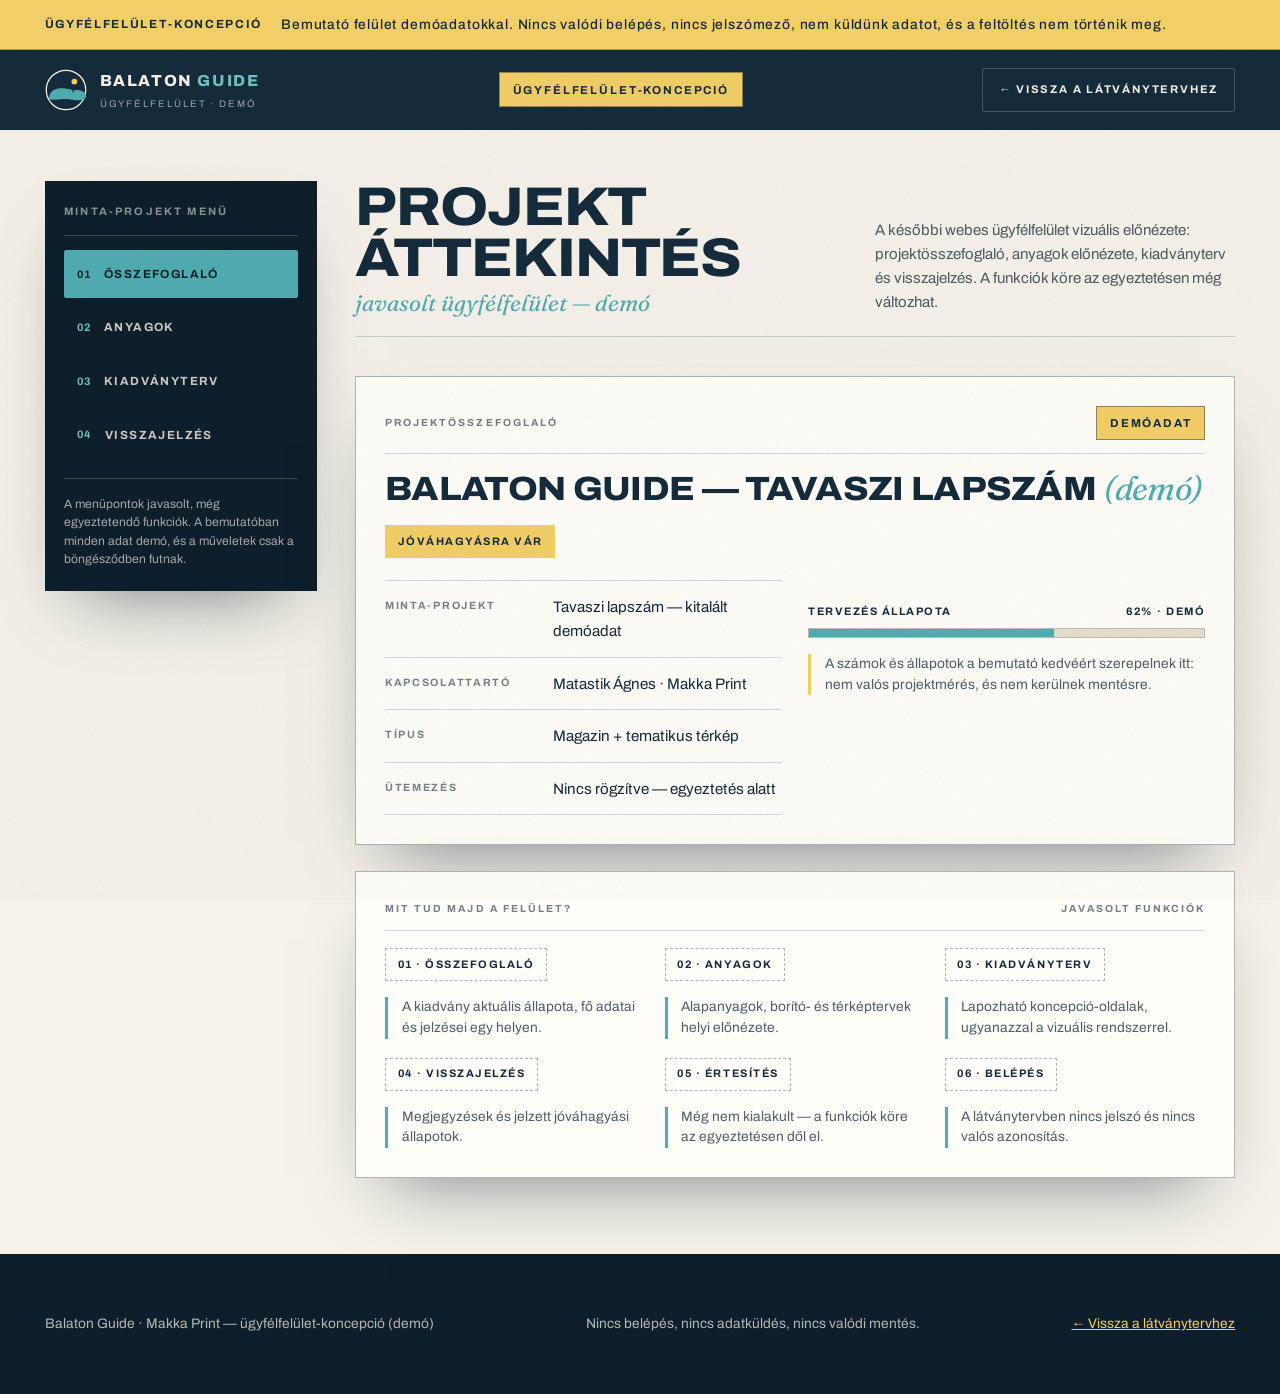
<file: ugyfelulet.html>
<!DOCTYPE html>
<html lang="hu">
<head>
<meta charset="utf-8">
<meta name="viewport" content="width=device-width, initial-scale=1">
<title>Ügyfélfelület-koncepció — Balaton Guide (demó) | látványterv</title>
<meta name="description" content="A Balaton Guide webes ügyfélfelületének vizuális koncepciója: projektösszefoglaló, anyagelőnézet, kiadványterv és visszajelzés — demóadatokkal, belépés nélkül.">
<meta name="theme-color" content="#142b3b">
<link rel="icon" href="assets/favicon.svg" type="image/svg+xml">
<link rel="stylesheet" href="portal.css">
<script src="portal.js" defer></script>
</head>
<body>

<div class="alert">
  <span>Ügyfélfelület-koncepció</span>
  <span>Bemutató felület demóadatokkal. Nincs valódi belépés, nincs jelszómező, nem küldünk adatot, és a feltöltés nem történik meg.</span>
</div>

<header class="portal-head">
  <a class="portal-head__brand" href="index.html">
    <svg viewBox="0 0 100 100" aria-hidden="true">
      <circle cx="50" cy="50" r="47" fill="none" stroke="#f6f2e9" stroke-width="3"/>
      <circle cx="70" cy="30" r="7" fill="#f2cf66"/>
      <path d="M12,60 C16,49 30,44 45,46 C54,47 60,49 66,50 L64,57 L70,51 C79,49 88,51 95,57 C99,61 99,67 95,71 C89,76 76,75 66,73 C57,71 48,71 39,72 C29,73 18,74 11,72 C7,70.5 10,65 12,60 Z" fill="#4fadb1"/>
    </svg>
    <span>
      <b>Balaton <span>Guide</span></b>
      <small>Ügyfélfelület · demó</small>
    </span>
  </a>

  <span class="chip">Ügyfélfelület-koncepció</span>

  <a class="back-link" href="index.html">← Vissza a látványtervhez</a>
</header>

<div class="shell">

  <!-- ================= OLDALSÁV ================= -->
  <aside class="side">
    <p class="side__title">Minta-projekt menü</p>
    <div class="side__list" role="tablist" aria-label="Ügyfélfelület szakaszai">
      <button class="side__btn" role="tab" id="tab-1" aria-controls="panel-1" aria-selected="true" type="button"><span>01</span>Összefoglaló</button>
      <button class="side__btn" role="tab" id="tab-2" aria-controls="panel-2" aria-selected="false" type="button"><span>02</span>Anyagok</button>
      <button class="side__btn" role="tab" id="tab-3" aria-controls="panel-3" aria-selected="false" type="button"><span>03</span>Kiadványterv</button>
      <button class="side__btn" role="tab" id="tab-4" aria-controls="panel-4" aria-selected="false" type="button"><span>04</span>Visszajelzés</button>
    </div>
    <p class="side__note">A menüpontok javasolt, még egyeztetendő funkciók. A bemutatóban minden adat demó, és a műveletek csak a böngésződben futnak.</p>
  </aside>

  <!-- ================= FŐTARTALOM ================= -->
  <main class="main">
    <div class="main__head">
      <h1>Projekt<br>áttekintés<em>javasolt ügyfélfelület — demó</em></h1>
      <p>A későbbi webes ügyfélfelület vizuális előnézete: projektösszefoglaló, anyagok előnézete, kiadványterv és visszajelzés. A funkciók köre az egyeztetésen még változhat.</p>
    </div>

    <!-- 01 ÖSSZEFOGLALÓ -->
    <section class="panel is-active" id="panel-1" role="tabpanel" aria-labelledby="tab-1" tabindex="-1">
      <div class="card">
        <p class="card__label"><span>Projektösszefoglaló</span><span class="chip">Demóadat</span></p>

        <div class="main__head" style="border:0;padding-bottom:0;margin-bottom:1.4rem">
          <h2 class="project-title">Balaton Guide — tavaszi lapszám <span class="serif" style="text-transform:none;font-weight:400;color:var(--turquoise)">(demó)</span></h2>
          <span class="status status--wait">Jóváhagyásra vár</span>
        </div>

        <div class="grid-2">
          <ul class="facts">
            <li><span class="k">Minta-projekt</span><span>Tavaszi lapszám — kitalált demóadat</span></li>
            <li><span class="k">Kapcsolattartó</span><span>Matastik Ágnes · Makka Print</span></li>
            <li><span class="k">Típus</span><span>Magazin + tematikus térkép</span></li>
            <li><span class="k">Ütemezés</span><span>Nincs rögzítve — egyeztetés alatt</span></li>
          </ul>

          <div>
            <div class="meter">
              <p class="meter__row"><span>Tervezés állapota</span><span>62% · demó</span></p>
              <div class="meter__bar"><i></i></div>
            </div>
            <p class="hint">A számok és állapotok a bemutató kedvéért szerepelnek itt: nem valós projektmérés, és nem kerülnek mentésre.</p>
          </div>
        </div>
      </div>

      <div class="card">
        <p class="card__label"><span>Mit tud majd a felület?</span><span>Javasolt funkciók</span></p>
        <div class="grid-3">
          <div>
            <p class="status status--demo">01 · Összefoglaló</p>
            <p class="hint" style="border-color:var(--turquoise)">A kiadvány aktuális állapota, fő adatai és jelzései egy helyen.</p>
          </div>
          <div>
            <p class="status status--demo">02 · Anyagok</p>
            <p class="hint" style="border-color:var(--turquoise)">Alapanyagok, borító- és térképtervek helyi előnézete.</p>
          </div>
          <div>
            <p class="status status--demo">03 · Kiadványterv</p>
            <p class="hint" style="border-color:var(--turquoise)">Lapozható koncepció-oldalak, ugyanazzal a vizuális rendszerrel.</p>
          </div>
          <div>
            <p class="status status--demo">04 · Visszajelzés</p>
            <p class="hint" style="border-color:var(--turquoise)">Megjegyzések és jelzett jóváhagyási állapotok.</p>
          </div>
          <div>
            <p class="status status--demo">05 · Értesítés</p>
            <p class="hint" style="border-color:var(--turquoise)">Még nem kialakult — a funkciók köre az egyeztetésen dől el.</p>
          </div>
          <div>
            <p class="status status--demo">06 · Belépés</p>
            <p class="hint" style="border-color:var(--turquoise)">A látványtervben nincs jelszó és nincs valós azonosítás.</p>
          </div>
        </div>
      </div>
    </section>

    <!-- 02 ANYAGOK -->
    <section class="panel" id="panel-2" role="tabpanel" aria-labelledby="tab-2" tabindex="-1">
      <div class="card">
        <p class="card__label"><span>Anyagok feltöltési előnézete</span><span class="chip">Demó</span></p>

        <div class="drop" id="drop">
          <strong>Húzd ide a fájlt, vagy válaszd ki</strong>
          <p>A kiválasztott fájl <b>csak a te böngésződben</b> jelenik meg. Nincs szerver, nincs feltöltés, nincs sikeres mentésjelzés.</p>
          <label class="file-btn" for="file-input">Fájl kiválasztása</label>
          <input type="file" id="file-input" accept="image/*,.pdf">
        </div>

        <div class="preview" id="preview">
          <div class="preview__bar">
            <span>Helyi előnézet · <b id="file-name">—</b></span>
            <span class="status status--demo" id="file-meta">nem került feltöltésre</span>
            <button class="ghost-btn" type="button" id="clear-file">Eltávolítás</button>
          </div>
          <div class="preview__body" id="preview-body"></div>
        </div>

        <p class="hint">Ez a lépés csak szemlélteti a jövőbeni előnézetet: a fájl nem hagyja el a gépedet, és a felület nem jelez vissza sikeres feltöltést.</p>
      </div>

      <div class="card">
        <p class="card__label"><span>Minta anyaglista</span><span>Demóadat</span></p>
        <div class="grid-3">
          <div class="note">
            <p class="note__head"><span>Borító-terv</span><span>jpg · demó</span></p>
            <p>Koncepcióborító a naplementés fotóval — helyi előnézet.</p>
          </div>
          <div class="note">
            <p class="note__head"><span>Térkép-ív</span><span>svg · demó</span></p>
            <p>Tematikus térkép-koncepció partmenti jelölésekkel.</p>
          </div>
          <div class="note">
            <p class="note__head"><span>Riport-oldal</span><span>jpg · demó</span></p>
            <p>Fotóesszé-oldal a balatoni fényekről, szerkesztett ráccsal.</p>
          </div>
        </div>
      </div>
    </section>

    <!-- 03 KIADVÁNYTERV -->
    <section class="panel" id="panel-3" role="tabpanel" aria-labelledby="tab-3" tabindex="-1">
      <div class="card">
        <p class="card__label"><span>Kiadványterv megtekintése</span><span class="chip">Koncepció</span></p>

        <div class="spread">
          <div class="spread__stage">
            <article class="spread__page is-current" data-spread>
              <p class="spread__head"><span>Balaton Guide · magazin</span><span>01</span></p>
              <p class="spread__title">Nyári füzet <em>a part mentén</em></p>
              <div class="spread__img"><img src="assets/img/borito-magazin-2.jpg" width="900" height="1200" alt="Koncepcióborító: naplemente a Balaton felett."></div>
              <p class="spread__foot"><span>Koncepcióborító</span><span>01 / 03</span></p>
            </article>

            <article class="spread__page" data-spread>
              <p class="spread__head"><span>Balaton Guide · történet</span><span>02</span></p>
              <p class="spread__title">Esti fények <em>a vízen</em></p>
              <div class="spread__img"><img src="assets/img/tortenet-1.jpg" width="1400" height="933" alt="Esti Balaton-fények a Tihanyi-félszigettel."></div>
              <p class="spread__foot"><span>Koncepció-oldal</span><span>02 / 03</span></p>
            </article>

            <article class="spread__page" data-spread>
              <p class="spread__head"><span>Balaton Guide · fotóesszé</span><span>03</span></p>
              <p class="spread__title">Panoráma <em>a dombokról</em></p>
              <div class="spread__img"><img src="assets/img/panorama-koroshegy.jpg" width="1400" height="933" alt="Panoráma a Balaton térségéről."></div>
              <p class="spread__foot"><span>Koncepció-oldal</span><span>03 / 03</span></p>
            </article>
          </div>

          <div>
            <p class="spread__title" style="font-size:clamp(1.3rem,3vw,2rem)">Lapozható előnézet<em> ugyanazzal az arculattal</em></p>
            <p class="hint" style="border-color:var(--turquoise)">A terv a Balaton Guide látványtervéből érkezik, így az ügyfél ugyanazt a tipográfiát és oldalrendszert látja, mint a nyomdai anyagban.</p>
            <p class="sr-note" style="margin-top:1.2rem">Valódi PDF hiányában nincs letöltés és nincs működést ígérő gomb — a bemutató kizárólag koncepció-oldalakat mutat.</p>

            <div class="pager">
              <button class="ghost-btn" type="button" id="spread-prev">← Előző</button>
              <span class="pager__count" id="spread-count" aria-live="polite">1 / 3</span>
              <button class="ghost-btn" type="button" id="spread-next">Következő →</button>
            </div>
          </div>
        </div>
      </div>
    </section>

    <!-- 04 VISSZAJELZÉS -->
    <section class="panel" id="panel-4" role="tabpanel" aria-labelledby="tab-4" tabindex="-1">
      <div class="card">
        <p class="card__label">
          <span>Visszajelzés és jóváhagyás</span>
          <span class="status status--wait" id="approve-state">Jóváhagyásra vár · demó</span>
        </p>

        <div class="thread" id="thread">
          <article class="note">
            <p class="note__head"><span>Ügyfél (demó)</span><span>1. megjegyzés · demó</span></p>
            <p>A borítón a címsor legyen egy vonallal lejjebb, a térkép-jelölés pedig maradjon a felső sávban.</p>
          </article>
          <article class="note">
            <p class="note__head"><span>Tervező (demó)</span><span>2. megjegyzés · demó</span></p>
            <p>Áthelyezve a koncepcióban: a címsor egy sorral lejjebb került, a jelölés a felső sávban maradt.</p>
          </article>
        </div>

        <div class="form-row">
          <label for="demo-comment">Új megjegyzés írása</label>
          <textarea id="demo-comment" placeholder="Pl.: A térképmellékletnél sötétebb vonalakat szeretnék."></textarea>
        </div>

        <div class="form-actions">
          <button class="file-btn" type="button" id="add-comment">Megjegyzés hozzáadása</button>
          <button class="approve" type="button" id="approve-btn">Jóváhagyás jelzése</button>
          <p class="sr-note" id="action-note">A műveletek csak ebben a böngészőben, a bemutató kedvéért futnak. Nem mentődik, nem küldődik el, és nem jár valós jóváhagyással.</p>
        </div>
      </div>

      <div class="card">
        <p class="card__label"><span>Jóváhagyási állapotok</span><span>Javasolt rend</span></p>
        <ul class="facts">
          <li><span class="k">1 · Tervezés</span><span>A szerkesztő dolgozik a koncepción — <span class="status status--demo">demó</span></span></li>
          <li><span class="k">2 · Visszajelzés</span><span>Az ügyfél megjegyzéseket fűz az oldalakhoz — <span class="status status--demo">demó</span></span></li>
          <li><span class="k">3 · Jóváhagyás</span><span>Az ügyfél jelzi, hogy rendben van — <span class="status status--demo">demó</span></span></li>
          <li><span class="k">4 · Nyomdakész</span><span>A kész anyag átadásra kerül — <span class="status status--demo">demó</span></span></li>
        </ul>
        <p class="hint">Ezek javasolt, még egyeztetendő állapotok: a valós folyamatot az együttműködés során rögzítjük.</p>
      </div>
    </section>
  </main>
</div>

<footer class="foot">
  <div class="foot__inner">
    <span>Balaton Guide · Makka Print — ügyfélfelület-koncepció (demó)</span>
    <span>Nincs belépés, nincs adatküldés, nincs valódi mentés.</span>
    <a href="index.html">← Vissza a látványtervhez</a>
  </div>
</footer>

</body>
</html>
</file>
<file: styles.css>
/* =========================================================
   BALATON GUIDE — látványterv
   Koncepció: „A Balaton, lapról lapra.”
   Színek: látványtervi színek (nem ellenőrzött márkaszínek)
   ========================================================= */

@import url("assets/fonts/fonts.css");

:root {
  --paper: #f6f2e9;
  --paper-2: #efe8da;
  --paper-3: #e7dfcd;
  --ink: #142b3b;
  --ink-2: #0e1f2b;
  --ink-3: #1d3a4d;
  --turquoise: #4fadb1;
  --turquoise-2: #6cc3c5;
  --sun: #f2cf66;
  --line: rgba(20, 43, 59, 0.18);
  --line-strong: rgba(20, 43, 59, 0.34);
  --line-light: rgba(246, 242, 233, 0.22);
  --shadow-soft: 0 34px 70px -34px rgba(14, 31, 43, 0.55);
  --shadow-lift: 0 44px 90px -40px rgba(14, 31, 43, 0.62);
  --font-sans: "Archivo", "Helvetica Neue", Arial, sans-serif;
  --font-serif: "Fraunces", Georgia, "Times New Roman", serif;
  --pad: clamp(1.25rem, 4vw, 4rem);
  --max: 1440px;
  --header-h: 76px;
  --ease: cubic-bezier(0.22, 0.61, 0.36, 1);
}

*,
*::before,
*::after {
  box-sizing: border-box;
}

html {
  -webkit-text-size-adjust: 100%;
  scroll-padding-top: calc(var(--header-h) + 12px);
}

body {
  margin: 0;
  background: var(--paper);
  color: var(--ink);
  font-family: var(--font-sans);
  font-size: 1.0625rem;
  line-height: 1.6;
  font-synthesis-weight: none;
  -webkit-font-smoothing: antialiased;
  overflow-x: hidden;
}

body.is-locked {
  overflow: hidden;
}

img {
  max-width: 100%;
  display: block;
}

a {
  color: inherit;
}

button {
  font: inherit;
  color: inherit;
}

::selection {
  background: var(--sun);
  color: var(--ink);
}

:focus-visible {
  outline: 3px solid var(--turquoise);
  outline-offset: 3px;
}

.skip-link {
  position: fixed;
  top: 0;
  left: 50%;
  transform: translate(-50%, -120%);
  z-index: 400;
  background: var(--ink);
  color: var(--paper);
  padding: 0.7rem 1.2rem;
  font-size: 0.85rem;
  letter-spacing: 0.14em;
  text-transform: uppercase;
  text-decoration: none;
  transition: transform 0.2s var(--ease);
}

.skip-link:focus {
  transform: translate(-50%, 0);
}

/* ---------- papír textúra ---------- */
body::before {
  content: "";
  position: fixed;
  inset: 0;
  pointer-events: none;
  z-index: 3;
  opacity: 0.5;
  background-image: url("data:image/svg+xml,%3Csvg xmlns='http://www.w3.org/2000/svg' width='260' height='260'%3E%3Cfilter id='n'%3E%3CfeTurbulence type='fractalNoise' baseFrequency='0.85' numOctaves='4' stitchTiles='stitch'/%3E%3CfeColorMatrix type='saturate' values='0'/%3E%3C/filter%3E%3Crect width='260' height='260' filter='url(%23n)' opacity='0.22'/%3E%3C/svg%3E");
  mix-blend-mode: multiply;
}

/* ---------- alap tipográfia ---------- */
h1,
h2,
h3,
h4 {
  margin: 0;
  font-weight: 800;
  line-height: 0.96;
  letter-spacing: -0.02em;
}

p {
  margin: 0;
}

figure {
  margin: 0;
}

ul {
  margin: 0;
  padding: 0;
  list-style: none;
}

.serif {
  font-family: var(--font-serif);
  font-weight: 400;
  font-style: italic;
  letter-spacing: -0.01em;
}

.container {
  width: 100%;
  max-width: var(--max);
  margin: 0 auto;
  padding-inline: var(--pad);
}

.section {
  position: relative;
  padding-block: clamp(4.5rem, 9vw, 9.5rem);
}

.section--paper2 {
  background: var(--paper-2);
}

.section--ink {
  background: var(--ink);
  color: var(--paper);
}

.section--ink .eyebrow,
.section--ink .marker {
  color: rgba(246, 242, 233, 0.72);
}

.hairline {
  height: 1px;
  background: var(--line);
  border: 0;
  margin: 0;
}

.section--ink .hairline {
  background: var(--line-light);
}

/* ---------- szakaszjelző / főcím ---------- */
.marker {
  display: flex;
  align-items: center;
  gap: 0.9rem;
  font-size: 0.72rem;
  font-weight: 700;
  letter-spacing: 0.26em;
  text-transform: uppercase;
  color: rgba(20, 43, 59, 0.66);
  margin-bottom: clamp(1.6rem, 3vw, 2.6rem);
}

.marker::after {
  content: "";
  flex: 1;
  height: 1px;
  background: currentColor;
  opacity: 0.35;
}

.marker__num {
  font-variant-numeric: tabular-nums;
}

.display {
  font-size: clamp(2.35rem, 6.2vw, 5.25rem);
  font-weight: 800;
  font-stretch: 112%;
  line-height: 0.94;
  text-transform: uppercase;
  letter-spacing: -0.025em;
  overflow-wrap: break-word;
}

.display--sm {
  font-size: clamp(1.85rem, 3.9vw, 3.15rem);
}

.lede {
  font-size: clamp(1.05rem, 1.5vw, 1.25rem);
  line-height: 1.62;
  max-width: 46ch;
  color: rgba(20, 43, 59, 0.82);
}

.section--ink .lede {
  color: rgba(246, 242, 233, 0.8);
}

.eyebrow {
  font-size: 0.72rem;
  font-weight: 700;
  letter-spacing: 0.24em;
  text-transform: uppercase;
  color: rgba(20, 43, 59, 0.62);
}

.underline-sun {
  background-image: linear-gradient(var(--sun), var(--sun));
  background-repeat: no-repeat;
  background-position: 0 94%;
  background-size: 100% 0.26em;
  padding-inline: 0.04em;
}

/* ---------- gombok ---------- */
.btn {
  --btn-bg: var(--ink);
  --btn-fg: var(--paper);
  --btn-hover: var(--ink-3);
  display: inline-flex;
  align-items: center;
  justify-content: center;
  gap: 0.7rem;
  min-height: 52px;
  padding: 0.85rem 1.6rem;
  background: var(--btn-bg);
  color: var(--btn-fg);
  border: 1px solid var(--btn-bg);
  border-radius: 2px;
  font-size: 0.8rem;
  font-weight: 700;
  letter-spacing: 0.16em;
  text-transform: uppercase;
  text-decoration: none;
  cursor: pointer;
  transition: background-color 0.3s var(--ease), color 0.3s var(--ease),
    border-color 0.3s var(--ease), transform 0.3s var(--ease);
}

.btn:hover {
  background: var(--btn-hover);
  border-color: var(--btn-hover);
  transform: translateY(-2px);
}

.btn:active {
  transform: translateY(0);
}

.btn__arrow {
  display: inline-block;
  transition: transform 0.3s var(--ease);
}

.btn:hover .btn__arrow {
  transform: translateX(5px);
}

.btn--ghost {
  --btn-bg: transparent;
  --btn-fg: var(--ink);
  --btn-hover: var(--ink);
  border-color: var(--line-strong);
}

.btn--ghost:hover {
  color: var(--paper);
}

.btn--sun {
  --btn-bg: var(--sun);
  --btn-fg: var(--ink);
  --btn-hover: var(--turquoise);
}

.section--ink .btn--ghost {
  --btn-fg: var(--paper);
  border-color: var(--line-light);
}

.section--ink .btn--ghost:hover {
  --btn-hover: var(--paper);
  color: var(--ink);
}

/* ---------- fejléc ---------- */
.site-header {
  position: sticky;
  top: 0;
  z-index: 120;
  background: var(--paper);
  border-bottom: 1px solid var(--line);
  transition: box-shadow 0.3s var(--ease);
}

.site-header.is-stuck {
  box-shadow: 0 14px 30px -26px rgba(14, 31, 43, 0.7);
}

.header-inner {
  display: flex;
  align-items: center;
  justify-content: space-between;
  gap: 1.5rem;
  min-height: var(--header-h);
}

.brand {
  display: inline-flex;
  align-items: center;
  gap: 0.7rem;
  text-decoration: none;
}

.brand__mark {
  width: 44px;
  height: 44px;
  flex: none;
}

.brand__text {
  display: flex;
  flex-direction: column;
  line-height: 1;
}

.brand__name {
  font-size: 1.02rem;
  font-weight: 800;
  font-stretch: 112%;
  letter-spacing: 0.1em;
  text-transform: uppercase;
}

.brand__name span {
  color: var(--turquoise);
}

.brand__tag {
  margin-top: 0.28rem;
  font-size: 0.58rem;
  letter-spacing: 0.24em;
  text-transform: uppercase;
  color: rgba(20, 43, 59, 0.6);
}

.nav {
  display: flex;
  align-items: center;
  gap: clamp(1rem, 2vw, 2.2rem);
}

.nav__link {
  position: relative;
  font-size: 0.78rem;
  font-weight: 600;
  letter-spacing: 0.14em;
  text-transform: uppercase;
  text-decoration: none;
  padding-block: 0.4rem;
}

.nav__link::after {
  content: "";
  position: absolute;
  left: 0;
  bottom: 0;
  width: 100%;
  height: 2px;
  background: var(--turquoise);
  transform: scaleX(0);
  transform-origin: right;
  transition: transform 0.35s var(--ease);
}

.nav__link:hover::after,
.nav__link:focus-visible::after {
  transform: scaleX(1);
  transform-origin: left;
}

.header-cta {
  min-height: 44px;
  padding: 0.6rem 1.15rem;
  font-size: 0.7rem;
}

.menu-toggle {
  display: none;
  width: 48px;
  height: 48px;
  border: 1px solid var(--line-strong);
  background: transparent;
  border-radius: 2px;
  cursor: pointer;
  align-items: center;
  justify-content: center;
  flex-direction: column;
  gap: 5px;
}

.menu-toggle span {
  display: block;
  width: 20px;
  height: 2px;
  background: var(--ink);
  transition: transform 0.3s var(--ease), opacity 0.2s linear;
}

.menu-toggle[aria-expanded="true"] span:nth-child(1) {
  transform: translateY(7px) rotate(45deg);
}

.menu-toggle[aria-expanded="true"] span:nth-child(2) {
  opacity: 0;
}

.menu-toggle[aria-expanded="true"] span:nth-child(3) {
  transform: translateY(-7px) rotate(-45deg);
}

/* ---------- mobil menü ---------- */
.mobile-nav {
  position: fixed;
  inset: 0;
  z-index: 115;
  background: var(--ink);
  color: var(--paper);
  padding: calc(var(--header-h) + 2rem) var(--pad) 2.5rem;
  display: flex;
  flex-direction: column;
  gap: 2rem;
  transform: translateY(-100%);
  visibility: hidden;
  transition: transform 0.5s var(--ease), visibility 0.5s;
  overflow-y: auto;
  overflow-x: hidden;
}

.mobile-nav.is-open {
  transform: translateY(0);
  visibility: visible;
}

.mobile-nav__list {
  list-style: none;
  margin: 0;
  padding: 0;
  display: flex;
  flex-direction: column;
  gap: 0.35rem;
}

.mobile-nav__list a {
  display: block;
  padding: 0.7rem 0;
  font-size: clamp(1.55rem, 7.2vw, 2.4rem);
  font-weight: 800;
  font-stretch: 112%;
  text-transform: uppercase;
  text-decoration: none;
  letter-spacing: -0.02em;
  overflow-wrap: anywhere;
  border-bottom: 1px solid var(--line-light);
}

.mobile-nav__list a span {
  color: var(--turquoise);
  font-size: 0.7rem;
  letter-spacing: 0.2em;
  vertical-align: super;
  margin-right: 0.6rem;
}

.mobile-nav__foot {
  margin-top: auto;
  display: flex;
  flex-direction: column;
  gap: 1rem;
  font-size: 0.85rem;
  color: rgba(246, 242, 233, 0.76);
}

/* ---------- nyitószakasz ---------- */
.hero {
  position: relative;
  padding-block: clamp(2.5rem, 5vw, 4.5rem) clamp(4rem, 8vw, 7rem);
  overflow: hidden;
}

.hero__grid {
  display: grid;
  grid-template-columns: minmax(0, 1.08fr) minmax(0, 1fr);
  gap: clamp(2rem, 5vw, 4.5rem);
  align-items: center;
}

.hero__title {
  font-size: clamp(2.7rem, 5.9vw, 5.1rem);
  font-weight: 800;
  font-stretch: 108%;
  line-height: 0.92;
  letter-spacing: -0.035em;
  margin-top: 1.4rem;
}

.hero__title .line {
  display: block;
  overflow: hidden;
}

.hero__title .line > span {
  display: block;
}

.hero__sub {
  margin-top: clamp(1.4rem, 2.5vw, 2rem);
  font-size: clamp(1.05rem, 1.6vw, 1.3rem);
  line-height: 1.55;
  max-width: 34ch;
  color: rgba(20, 43, 59, 0.84);
}

.hero__actions {
  display: flex;
  flex-wrap: wrap;
  gap: 0.9rem;
  margin-top: clamp(1.8rem, 3vw, 2.6rem);
}

.hero__meta {
  display: flex;
  flex-wrap: wrap;
  gap: 0.7rem 1.4rem;
  margin-top: clamp(2rem, 4vw, 3rem);
  padding-top: 1.2rem;
  border-top: 1px solid var(--line);
  font-size: 0.72rem;
  letter-spacing: 0.18em;
  text-transform: uppercase;
  color: rgba(20, 43, 59, 0.62);
}

.hero__meta li {
  display: flex;
  align-items: center;
  gap: 0.7rem;
}

.hero__meta li::before {
  content: "";
  width: 6px;
  height: 6px;
  background: var(--turquoise);
  border-radius: 50%;
}

/* nyitó vizuál */
.hero__stage {
  position: relative;
  min-height: clamp(360px, 44vw, 560px);
}

.hero__photo {
  position: absolute;
  inset: 8% 0 6% 10%;
  overflow: hidden;
  box-shadow: var(--shadow-soft);
  transform: rotate(-1.4deg);
  background: var(--paper-3);
}

.hero__photo img {
  width: 100%;
  height: 100%;
  object-fit: cover;
}

.hero__photo::after {
  content: "";
  position: absolute;
  inset: 0;
  background: linear-gradient(
    200deg,
    rgba(20, 43, 59, 0) 45%,
    rgba(20, 43, 59, 0.35) 100%
  );
}

.hero__float {
  position: absolute;
  z-index: 2;
  will-change: transform;
}

.hero__float--a {
  left: -4%;
  top: 0;
  width: clamp(120px, 17vw, 196px);
}

.hero__float--b {
  right: -3%;
  bottom: -2%;
  width: clamp(112px, 15vw, 178px);
}

.hero__ticket {
  position: absolute;
  z-index: 3;
  right: 4%;
  top: 2%;
  background: var(--paper);
  border: 1px solid var(--line-strong);
  padding: 0.55rem 0.85rem;
  font-size: 0.6rem;
  font-weight: 700;
  letter-spacing: 0.2em;
  text-transform: uppercase;
  box-shadow: var(--shadow-soft);
  transform: rotate(3deg);
}

.hero__ticket em {
  font-style: normal;
  color: var(--turquoise);
}

.hero__scroll {
  display: flex;
  align-items: center;
  gap: 0.8rem;
  margin-top: clamp(2.5rem, 5vw, 4rem);
  font-size: 0.68rem;
  letter-spacing: 0.24em;
  text-transform: uppercase;
  color: rgba(20, 43, 59, 0.6);
}

.hero__scroll::before {
  content: "";
  width: 56px;
  height: 1px;
  background: var(--line-strong);
}

/* ---------- borító komponens ---------- */
.cover {
  position: relative;
  aspect-ratio: 3 / 4;
  overflow: hidden;
  background: var(--ink);
  color: var(--paper);
  box-shadow: var(--shadow-soft);
  border: 1px solid rgba(20, 43, 59, 0.5);
}

.cover img {
  position: absolute;
  inset: 0;
  width: 100%;
  height: 100%;
  object-fit: cover;
}

.cover__veil {
  position: absolute;
  inset: 0;
  background: linear-gradient(
    180deg,
    rgba(14, 31, 43, 0.62) 0%,
    rgba(14, 31, 43, 0.15) 38%,
    rgba(14, 31, 43, 0.82) 100%
  );
}

.cover__inner {
  position: absolute;
  inset: 0;
  display: flex;
  flex-direction: column;
  padding: clamp(0.6rem, 1.4vw, 1.15rem);
}

.cover__brand {
  display: flex;
  justify-content: space-between;
  gap: 0.25rem;
  font-size: clamp(0.575rem, 0.9vw, 0.58rem);
  font-weight: 700;
  letter-spacing: 0.14em;
  text-transform: uppercase;
}

.cover__brand em {
  font-style: normal;
  color: var(--sun);
}

.cover__title {
  margin-top: auto;
  font-size: clamp(0.95rem, 2.4vw, 1.7rem);
  font-weight: 800;
  font-stretch: 108%;
  line-height: 0.95;
  text-transform: uppercase;
  letter-spacing: -0.02em;
}

.cover__title small {
  display: block;
  margin-top: 0.5rem;
  font-family: var(--font-serif);
  font-style: italic;
  font-weight: 400;
  font-size: 0.72em;
  text-transform: none;
  letter-spacing: 0;
  color: var(--turquoise-2);
}

.cover__foot {
  display: flex;
  align-items: center;
  justify-content: space-between;
  gap: 0.35rem 0.5rem;
  margin-top: 0.7rem;
  padding-top: 0.5rem;
  border-top: 1px solid rgba(246, 242, 233, 0.4);
  font-size: clamp(0.62rem, 0.72vw, 0.66rem);
  letter-spacing: 0.12em;
  text-transform: uppercase;
  flex-wrap: wrap;
}

.chip {
  display: inline-flex;
  align-items: center;
  gap: 0.45rem;
  padding: 0.4rem 0.7rem;
  background: var(--sun);
  color: var(--ink);
  border: 1px solid rgba(20, 43, 59, 0.45);
  font-size: 0.72rem;
  font-weight: 700;
  letter-spacing: 0.16em;
  text-transform: uppercase;
}

.chip--quiet {
  background: transparent;
  color: inherit;
  border-color: currentColor;
  opacity: 0.75;
}

/* ---------- kiadványbemutató ---------- */
.section-head {
  display: grid;
  grid-template-columns: minmax(0, 1.35fr) minmax(0, 1fr);
  gap: clamp(1.5rem, 4vw, 4rem);
  align-items: end;
  margin-bottom: clamp(2.5rem, 5vw, 4rem);
}

.pub-grid {
  display: grid;
  grid-template-columns: repeat(12, minmax(0, 1fr));
  gap: clamp(1.2rem, 2.5vw, 2rem);
}

.pub-card {
  position: relative;
  display: block;
  width: 100%;
  padding: 0;
  border: 0;
  background: transparent;
  text-align: left;
  cursor: pointer;
  color: inherit;
}

.pub-card--magazine {
  grid-column: span 5;
}

.pub-card--map {
  grid-column: span 4;
}

.pub-card--story {
  grid-column: span 3;
}

.pub-card__media {
  display: block;
  position: relative;
  overflow: hidden;
  background: var(--paper-3);
  box-shadow: var(--shadow-soft);
  transition: transform 0.5s var(--ease), box-shadow 0.5s var(--ease);
}

.pub-card:hover .pub-card__media,
.pub-card:focus-visible .pub-card__media {
  transform: translateY(-6px);
  box-shadow: var(--shadow-lift);
}

.pub-card__media img {
  width: 100%;
  height: 100%;
  object-fit: cover;
  transition: transform 0.7s var(--ease);
}

.pub-card:hover .pub-card__media img {
  transform: scale(1.035);
}

.pub-card--magazine .pub-card__media {
  aspect-ratio: 3 / 4;
}

.pub-card--map .pub-card__media {
  aspect-ratio: 4 / 5;
}

.pub-card--story .pub-card__media {
  aspect-ratio: 3 / 4;
}

.pub-card__label {
  display: flex;
  align-items: baseline;
  justify-content: space-between;
  gap: 1rem;
  margin-top: 0.9rem;
  padding-top: 0.75rem;
  border-top: 1px solid var(--line);
}

.pub-card__title {
  font-size: clamp(1.1rem, 1.7vw, 1.5rem);
  font-weight: 800;
  font-stretch: 110%;
  text-transform: uppercase;
  letter-spacing: -0.015em;
}

.pub-card__title small {
  display: block;
  margin-top: 0.35rem;
  font-family: var(--font-serif);
  font-style: italic;
  font-weight: 400;
  font-size: 0.72rem;
  letter-spacing: 0;
  text-transform: none;
  color: rgba(20, 43, 59, 0.68);
}

.pub-card__open {
  flex: none;
  font-size: 0.66rem;
  font-weight: 700;
  letter-spacing: 0.18em;
  text-transform: uppercase;
  color: var(--turquoise);
}

.pub-card__badge {
  position: absolute;
  top: 0.9rem;
  left: 0.9rem;
  z-index: 2;
}

/* a nagy kiadványborítón van hely a jól olvasható jelölésre */
.pub-card .cover__foot {
  font-size: 0.78rem;
  letter-spacing: 0.1em;
}

.pub-card .cover__brand {
  font-size: 0.7rem;
  letter-spacing: 0.16em;
}

/* térkép koncepciógrafika */
.map-art {
  position: relative;
  display: flex;
  width: 100%;
  height: 100%;
  background: var(--paper);
  display: flex;
  flex-direction: column;
  padding: clamp(0.9rem, 2vw, 1.4rem);
}

.map-art__grid {
  position: absolute;
  inset: 0;
  opacity: 0.5;
  background-image: linear-gradient(var(--line) 1px, transparent 1px),
    linear-gradient(90deg, var(--line) 1px, transparent 1px);
  background-size: 34px 34px;
}

.map-art__head {
  position: relative;
  display: flex;
  justify-content: space-between;
  font-size: 0.6rem;
  font-weight: 700;
  letter-spacing: 0.2em;
  text-transform: uppercase;
  color: rgba(20, 43, 59, 0.7);
}

.map-art svg {
  position: relative;
  width: 100%;
  height: auto;
  margin: auto 0;
}

.map-art__legend {
  position: relative;
  display: flex;
  flex-wrap: wrap;
  gap: 0.5rem 0.9rem;
  font-size: 0.58rem;
  letter-spacing: 0.14em;
  text-transform: uppercase;
  color: rgba(20, 43, 59, 0.66);
}

.map-art__legend i {
  display: inline-block;
  width: 9px;
  height: 9px;
  margin-right: 0.35rem;
  background: var(--turquoise);
  border-radius: 50%;
  vertical-align: baseline;
}

.map-art__legend i.sun {
  background: var(--sun);
}

/* széles térkép-sáv */
.map-strip {
  margin-top: clamp(2rem, 4vw, 3.5rem);
  display: grid;
  grid-template-columns: minmax(0, 1.6fr) minmax(0, 1fr);
  gap: clamp(1.2rem, 3vw, 2.5rem);
  align-items: center;
}

.map-strip__img {
  position: relative;
  overflow: hidden;
  border: 1px solid var(--line);
  background: #fff;
}

.map-strip__img img {
  width: 100%;
  height: 100%;
  object-fit: cover;
  filter: saturate(0.85);
}

.map-strip__img figcaption {
  position: absolute;
  left: 0;
  bottom: 0;
  padding: 0.5rem 0.8rem;
  background: var(--ink);
  color: var(--paper);
  font-size: 0.6rem;
  letter-spacing: 0.16em;
  text-transform: uppercase;
}

/* ---------- panoráma / projektről ---------- */
.panorama {
  position: relative;
  overflow: hidden;
  height: clamp(240px, 34vw, 460px);
}

.panorama img {
  width: 100%;
  height: 120%;
  object-fit: cover;
  will-change: transform;
}

.panorama__caption {
  position: absolute;
  left: var(--pad);
  bottom: 1.2rem;
  padding: 0.55rem 0.9rem;
  background: rgba(20, 43, 59, 0.88);
  color: var(--paper);
  font-size: 0.62rem;
  letter-spacing: 0.18em;
  text-transform: uppercase;
}

.about-grid {
  display: grid;
  grid-template-columns: minmax(0, 1.1fr) minmax(0, 1fr);
  gap: clamp(2rem, 5vw, 4.5rem);
  align-items: start;
}

.about-quote {
  font-family: var(--font-serif);
  font-style: italic;
  font-weight: 400;
  font-size: clamp(1.6rem, 3.4vw, 2.7rem);
  line-height: 1.18;
  letter-spacing: -0.02em;
}

.about-quote b {
  font-family: var(--font-sans);
  font-style: normal;
  font-weight: 800;
  font-stretch: 110%;
  text-transform: uppercase;
}

.facts {
  list-style: none;
  margin: 1.8rem 0 0;
  padding: 0;
  border-top: 1px solid var(--line);
}

.facts li {
  display: grid;
  grid-template-columns: 8.5rem minmax(0, 1fr);
  gap: 1rem;
  padding: 0.95rem 0;
  border-bottom: 1px solid var(--line);
  font-size: 0.95rem;
}

.facts dt,
.facts .k {
  font-size: 0.68rem;
  font-weight: 700;
  letter-spacing: 0.18em;
  text-transform: uppercase;
  color: rgba(20, 43, 59, 0.6);
  padding-top: 0.2rem;
}

/* ---------- együttműködés ---------- */
.collab {
  display: grid;
  grid-template-columns: minmax(0, 1fr) minmax(0, 1fr);
  gap: clamp(2rem, 5vw, 4rem);
  align-items: center;
}

.collab__media {
  position: relative;
  overflow: hidden;
  box-shadow: var(--shadow-soft);
  aspect-ratio: 16 / 11;
}

.collab__media img {
  width: 100%;
  height: 100%;
  object-fit: cover;
}

.collab__media::after {
  content: "";
  position: absolute;
  inset: 0;
  background: linear-gradient(180deg, rgba(20, 43, 59, 0) 40%, rgba(20, 43, 59, 0.55) 100%);
}

.collab__note {
  margin-top: 1.4rem;
  padding: 1rem 1.2rem;
  border-left: 3px solid var(--turquoise);
  background: rgba(79, 173, 177, 0.1);
  font-size: 0.92rem;
  line-height: 1.55;
}

/* ---------- ügyfélfelület előnézet ---------- */
.portal-preview {
  display: grid;
  grid-template-columns: minmax(0, 1.15fr) minmax(0, 1fr);
  gap: clamp(2rem, 5vw, 4rem);
  align-items: center;
}

.browser-frame {
  position: relative;
  background: var(--ink-2);
  border: 1px solid rgba(246, 242, 233, 0.24);
  box-shadow: 0 44px 90px -44px rgba(0, 0, 0, 0.9);
  overflow: hidden;
}

.browser-frame__bar {
  display: flex;
  align-items: center;
  gap: 0.5rem;
  padding: 0.6rem 0.85rem;
  background: rgba(246, 242, 233, 0.08);
  border-bottom: 1px solid rgba(246, 242, 233, 0.16);
}

.browser-frame__bar i {
  width: 9px;
  height: 9px;
  border-radius: 50%;
  background: rgba(246, 242, 233, 0.4);
}

.browser-frame__bar i:first-child {
  background: var(--sun);
}

.browser-frame__url {
  margin-left: 0.6rem;
  font-size: 0.6rem;
  letter-spacing: 0.14em;
  text-transform: uppercase;
  color: rgba(246, 242, 233, 0.62);
}

.mock {
  display: grid;
  grid-template-columns: 9.5rem minmax(0, 1fr);
  min-height: 430px;
  background: var(--paper);
  color: var(--ink);
}

.mock__side {
  background: var(--ink);
  color: var(--paper);
  padding: 1rem 0.85rem;
  display: flex;
  flex-direction: column;
  gap: 0.55rem;
  font-size: 0.6rem;
  letter-spacing: 0.14em;
  text-transform: uppercase;
}

.mock__side .mock__brand {
  font-weight: 800;
  font-stretch: 110%;
  color: var(--sun);
  padding-bottom: 0.7rem;
  border-bottom: 1px solid rgba(246, 242, 233, 0.28);
}

.mock__side span {
  opacity: 0.6;
  padding: 0.35rem 0;
}

.mock__side span.is-active {
  opacity: 1;
  color: var(--turquoise-2);
}

.mock__main {
  padding: 1rem 1.1rem;
  display: flex;
  flex-direction: column;
  gap: 0.75rem;
}

.mock__row {
  display: flex;
  align-items: center;
  justify-content: space-between;
  flex-wrap: wrap;
  gap: 0.4rem 0.75rem;
  font-size: 0.62rem;
  letter-spacing: 0.12em;
  text-transform: uppercase;
}

.mock__row b {
  font-size: 0.78rem;
}

.mock__tag {
  padding: 0.3rem 0.55rem;
  border: 1px solid var(--line-strong);
  font-size: 0.64rem;
}

.mock__tag--wait {
  background: var(--sun);
  border-color: var(--sun);
}

.mock__tag--ok {
  background: var(--turquoise);
  border-color: var(--turquoise);
  color: var(--paper);
}

.mock__cards {
  display: grid;
  grid-template-columns: repeat(3, minmax(0, 1fr));
  gap: 0.6rem;
}

.mock__card {
  border: 1px solid var(--line);
  background: var(--paper-2);
  padding: 0.55rem;
  min-height: 78px;
  display: flex;
  flex-direction: column;
  gap: 0.4rem;
  font-size: 0.54rem;
  letter-spacing: 0.1em;
  text-transform: uppercase;
  color: rgba(20, 43, 59, 0.72);
}

.mock__thumb {
  height: 42px;
  background: linear-gradient(135deg, var(--turquoise), var(--ink-3));
}

.mock__thumb--b {
  background: linear-gradient(135deg, var(--sun), var(--turquoise));
}

.mock__thumb--c {
  background: linear-gradient(135deg, var(--ink-3), var(--turquoise));
}

.mock__progress {
  height: 6px;
  background: var(--paper-3);
  border: 1px solid var(--line);
}

.mock__progress i {
  display: block;
  height: 100%;
  width: 62%;
  background: var(--turquoise);
}

.feature-list {
  list-style: none;
  margin: 1.6rem 0 0;
  padding: 0;
  border-top: 1px solid var(--line);
}

.feature-list li {
  display: grid;
  grid-template-columns: 2.6rem minmax(0, 1fr);
  gap: 1rem;
  padding: 1rem 0;
  border-bottom: 1px solid var(--line);
}

.section--ink .feature-list {
  border-top-color: var(--line-light);
}

.section--ink .feature-list li {
  border-bottom-color: var(--line-light);
}

.section--ink .feature-list p {
  color: rgba(246, 242, 233, 0.72);
}

.feature-list .num {
  font-size: 0.68rem;
  font-weight: 700;
  letter-spacing: 0.16em;
  color: var(--turquoise);
  padding-top: 0.25rem;
}

.feature-list b {
  display: block;
  font-size: 1.02rem;
  font-weight: 700;
}

.feature-list p {
  margin-top: 0.25rem;
  font-size: 0.9rem;
  line-height: 1.5;
  color: rgba(20, 43, 59, 0.74);
}

/* ---------- Makka Print / Ágnes ---------- */
.about-maker {
  display: grid;
  grid-template-columns: minmax(0, 1fr) minmax(0, 1.1fr);
  gap: clamp(2rem, 5vw, 4.5rem);
  align-items: center;
}

.initials {
  position: relative;
  aspect-ratio: 5 / 4;
  background: var(--ink);
  color: var(--paper);
  display: flex;
  flex-direction: column;
  justify-content: space-between;
  padding: clamp(1.2rem, 3vw, 2.2rem);
  overflow: hidden;
  box-shadow: var(--shadow-soft);
}

.initials::after {
  content: "";
  position: absolute;
  right: -20%;
  bottom: -45%;
  width: 75%;
  aspect-ratio: 1;
  border-radius: 50%;
  background: rgba(79, 173, 177, 0.35);
}

.initials__top {
  display: flex;
  justify-content: space-between;
  gap: 1rem;
  font-size: 0.6rem;
  letter-spacing: 0.2em;
  text-transform: uppercase;
  color: rgba(246, 242, 233, 0.72);
  position: relative;
  z-index: 2;
}

.initials__name {
  position: relative;
  z-index: 2;
  font-size: clamp(2.6rem, 8vw, 5.4rem);
  font-weight: 800;
  font-stretch: 108%;
  line-height: 0.86;
  letter-spacing: -0.04em;
  text-transform: uppercase;
}

.initials__name em {
  display: block;
  font-family: var(--font-serif);
  font-style: italic;
  font-weight: 400;
  font-size: 0.34em;
  letter-spacing: 0;
  text-transform: none;
  color: var(--sun);
  margin-top: 0.7rem;
}

.services {
  display: flex;
  flex-wrap: wrap;
  gap: 0.6rem;
  list-style: none;
  margin: 1.6rem 0 0;
  padding: 0;
}

.services li {
  padding: 0.55rem 0.9rem;
  border: 1px solid var(--line-strong);
  font-size: 0.72rem;
  font-weight: 600;
  letter-spacing: 0.14em;
  text-transform: uppercase;
}

/* ---------- kapcsolat ---------- */
.contact-grid {
  display: grid;
  grid-template-columns: minmax(0, 1.1fr) minmax(0, 1fr);
  gap: clamp(2rem, 5vw, 4.5rem);
  align-items: start;
}

.form {
  display: grid;
  gap: 1.15rem;
}

.field {
  display: grid;
  gap: 0.45rem;
}

.field label {
  font-size: 0.7rem;
  font-weight: 700;
  letter-spacing: 0.18em;
  text-transform: uppercase;
}

.field label .opt {
  color: rgba(20, 43, 59, 0.55);
  font-weight: 500;
}

.field input,
.field textarea {
  width: 100%;
  min-height: 52px;
  padding: 0.85rem 1rem;
  background: #fffdf8;
  border: 1px solid var(--line-strong);
  border-radius: 2px;
  font-family: inherit;
  font-size: 1rem;
  color: var(--ink);
  transition: border-color 0.25s var(--ease), box-shadow 0.25s var(--ease);
}

.field textarea {
  min-height: 130px;
  resize: vertical;
}

.field input:focus,
.field textarea:focus {
  outline: none;
  border-color: var(--turquoise);
  box-shadow: 0 0 0 3px rgba(79, 173, 177, 0.25);
}

.field input[aria-invalid="true"],
.field textarea[aria-invalid="true"] {
  border-color: #b4432f;
  box-shadow: 0 0 0 3px rgba(180, 67, 47, 0.16);
}

.field__hint {
  font-size: 0.84rem;
  line-height: 1.45;
  color: rgba(20, 43, 59, 0.66);
}

.field__error {
  font-size: 0.82rem;
  font-weight: 600;
  color: #a63a26;
  min-height: 1.1em;
}

.form-foot {
  display: flex;
  flex-wrap: wrap;
  align-items: center;
  gap: 1rem;
  margin-top: 0.3rem;
}

.form-note {
  flex: 1 1 260px;
  font-size: 0.84rem;
  line-height: 1.5;
  color: rgba(20, 43, 59, 0.72);
  border-left: 3px solid var(--sun);
  padding-left: 0.8rem;
}

.contact-aside {
  display: flex;
  flex-direction: column;
  gap: 1.4rem;
}

.contact-block {
  border: 1px solid var(--line-strong);
  padding: clamp(1.1rem, 2.5vw, 1.7rem);
  background: rgba(255, 255, 255, 0.5);
}

.contact-block h3 {
  font-size: 0.7rem;
  font-weight: 700;
  letter-spacing: 0.2em;
  text-transform: uppercase;
  color: rgba(20, 43, 59, 0.6);
  margin-bottom: 0.7rem;
}

.contact-mail {
  display: inline-block;
  font-size: clamp(1.15rem, 2.4vw, 1.6rem);
  font-weight: 800;
  font-stretch: 108%;
  letter-spacing: -0.02em;
  text-decoration: none;
  border-bottom: 2px solid var(--turquoise);
  word-break: break-word;
}

.contact-mail:hover {
  color: var(--turquoise);
}

.social {
  display: flex;
  flex-direction: column;
  gap: 0.7rem;
}

.social a {
  display: flex;
  align-items: center;
  justify-content: space-between;
  gap: 1rem;
  min-height: 52px;
  padding: 0.7rem 1rem;
  border: 1px solid var(--line-strong);
  text-decoration: none;
  font-size: 0.8rem;
  font-weight: 700;
  letter-spacing: 0.12em;
  text-transform: uppercase;
  transition: background-color 0.3s var(--ease), color 0.3s var(--ease);
}

.social a:hover {
  background: var(--ink);
  color: var(--paper);
}

.social a span:last-child {
  color: var(--turquoise);
}

/* ---------- lábléc ---------- */
.site-footer {
  background: var(--ink-2);
  color: rgba(246, 242, 233, 0.78);
  padding-block: clamp(2.5rem, 5vw, 4rem) 2rem;
  font-size: 0.88rem;
}

.footer-grid {
  display: grid;
  grid-template-columns: minmax(0, 1.4fr) repeat(2, minmax(0, 1fr));
  gap: clamp(1.5rem, 4vw, 3rem);
}

.site-footer .brand__tag {
  color: rgba(246, 242, 233, 0.6);
}

.site-footer h4 {
  font-size: 0.68rem;
  font-weight: 700;
  letter-spacing: 0.2em;
  text-transform: uppercase;
  color: rgba(246, 242, 233, 0.55);
  margin-bottom: 0.9rem;
}

.footer-links {
  list-style: none;
  margin: 0;
  padding: 0;
  display: flex;
  flex-direction: column;
  gap: 0.55rem;
}

.footer-links a {
  text-decoration: none;
  border-bottom: 1px solid transparent;
}

.footer-links a:hover {
  color: var(--sun);
  border-color: var(--sun);
}

.footer-note {
  margin-top: 1.2rem;
  font-size: 0.78rem;
  line-height: 1.55;
  color: rgba(246, 242, 233, 0.6);
  max-width: 52ch;
}

.footer-bottom {
  display: flex;
  flex-wrap: wrap;
  align-items: center;
  justify-content: space-between;
  gap: 1rem;
  margin-top: clamp(2rem, 4vw, 3rem);
  padding-top: 1.2rem;
  border-top: 1px solid var(--line-light);
  font-size: 0.7rem;
  letter-spacing: 0.16em;
  text-transform: uppercase;
  color: rgba(246, 242, 233, 0.55);
}

/* ---------- modál / lapozó ---------- */
.modal {
  position: fixed;
  inset: 0;
  z-index: 200;
  display: none;
  align-items: center;
  justify-content: center;
  padding: clamp(0.75rem, 3vw, 2.5rem);
  background: rgba(8, 18, 25, 0.9);
}

.modal.is-open {
  display: flex;
}

.modal__panel {
  position: relative;
  width: min(1080px, 100%);
  max-height: 100%;
  background: var(--paper);
  color: var(--ink);
  border: 1px solid rgba(246, 242, 233, 0.3);
  box-shadow: var(--shadow-lift);
  display: flex;
  flex-direction: column;
  overflow: hidden;
}

.modal__bar {
  display: flex;
  align-items: center;
  justify-content: space-between;
  gap: 1rem;
  padding: 0.85rem clamp(0.85rem, 2vw, 1.4rem);
  border-bottom: 1px solid var(--line);
  flex-wrap: wrap;
}

.modal__title {
  font-size: 0.72rem;
  font-weight: 700;
  letter-spacing: 0.2em;
  text-transform: uppercase;
}

.modal__title span {
  display: block;
  margin-top: 0.3rem;
  font-weight: 500;
  letter-spacing: 0.12em;
  color: rgba(20, 43, 59, 0.62);
  text-transform: none;
  font-size: 0.68rem;
}

.modal__tools {
  display: flex;
  align-items: center;
  gap: 0.5rem;
}

.icon-btn {
  display: inline-flex;
  align-items: center;
  gap: 0.45rem;
  min-height: 44px;
  padding: 0.5rem 0.9rem;
  background: transparent;
  border: 1px solid var(--line-strong);
  border-radius: 2px;
  font-size: 0.68rem;
  font-weight: 700;
  letter-spacing: 0.16em;
  text-transform: uppercase;
  cursor: pointer;
  transition: background-color 0.25s var(--ease), color 0.25s var(--ease);
}

.icon-btn:hover {
  background: var(--ink);
  color: var(--paper);
}

.icon-btn[aria-pressed="true"] {
  background: var(--sun);
  border-color: var(--sun);
}

.modal__stage {
  position: relative;
  overflow: auto;
  padding: clamp(1rem, 3vw, 2rem);
  background: var(--paper-2);
  max-height: calc(100vh - 215px);
}

.flip {
  position: relative;
  margin: 0 auto;
  display: flex;
  justify-content: center;
  transition: transform 0.35s var(--ease);
  transform-origin: top center;
}

.flip.is-zoomed {
  transform: scale(1.35);
}

.flip__page {
  display: none;
  width: 100%;
  justify-content: center;
  background: var(--paper);
  border: 1px solid var(--line-strong);
  box-shadow: var(--shadow-soft);
}

.flip__page.is-current {
  display: flex;
  animation: page-in 0.45s var(--ease) both;
}

@keyframes page-in {
  from {
    opacity: 0;
    transform: translateX(18px);
  }
  to {
    opacity: 1;
    transform: none;
  }
}

.modal__foot {
  display: flex;
  align-items: center;
  justify-content: space-between;
  gap: 1rem;
  padding: 0.85rem clamp(0.85rem, 2vw, 1.4rem);
  border-top: 1px solid var(--line);
  flex-wrap: wrap;
}

.pager {
  display: flex;
  align-items: center;
  gap: 0.75rem;
}

.pager__count {
  font-size: 0.72rem;
  font-weight: 700;
  letter-spacing: 0.18em;
  font-variant-numeric: tabular-nums;
  min-width: 5.5rem;
  text-align: center;
}

/* koncepció oldalak belső felépítése */
.page {
  aspect-ratio: 3 / 4;
  width: min(500px, 100%, calc((100vh - 300px) * 0.75));
  padding: clamp(1rem, 2.4vw, 2rem);
  display: flex;
  flex-direction: column;
  gap: 0.75rem;
  overflow: hidden;
}

.page--spread {
  aspect-ratio: 16 / 10.4;
  width: min(880px, 100%, calc((100vh - 300px) * 1.6));
  gap: 0.7rem;
}

.page--spread .page__title {
  font-size: clamp(1.25rem, 2.3vw, 1.85rem);
}

.page--spread .page__body {
  font-size: clamp(0.78rem, 1.15vw, 0.9rem);
  line-height: 1.5;
}

.page__cols > * {
  min-height: 0;
  overflow: hidden;
}

.page--spread .page__img {
  max-height: 100%;
}

.page__head {
  display: flex;
  justify-content: space-between;
  gap: 1rem;
  font-size: 0.6rem;
  font-weight: 700;
  letter-spacing: 0.2em;
  text-transform: uppercase;
  color: rgba(20, 43, 59, 0.66);
  border-bottom: 1px solid var(--line);
  padding-bottom: 0.7rem;
}

.page__title {
  font-size: clamp(1.5rem, 4vw, 2.6rem);
  font-weight: 800;
  font-stretch: 110%;
  line-height: 0.95;
  text-transform: uppercase;
  letter-spacing: -0.03em;
}

.page__title em {
  font-family: var(--font-serif);
  font-style: italic;
  font-weight: 400;
  text-transform: none;
  letter-spacing: -0.01em;
  color: var(--turquoise);
}

.page__body {
  font-size: clamp(0.82rem, 1.5vw, 0.98rem);
  line-height: 1.6;
  color: rgba(20, 43, 59, 0.82);
  max-width: 62ch;
}

.page__cols {
  display: grid;
  grid-template-columns: repeat(2, minmax(0, 1fr));
  gap: clamp(0.8rem, 2vw, 1.6rem);
}

.page__img {
  position: relative;
  overflow: hidden;
  flex: 1 1 auto;
  min-height: 72px;
  max-height: 52vh;
}

.page__img img {
  width: 100%;
  height: 100%;
  object-fit: cover;
}

.page__foot {
  margin-top: auto;
  display: flex;
  justify-content: space-between;
  gap: 1rem;
  padding-top: 0.7rem;
  border-top: 1px solid var(--line);
  font-size: 0.58rem;
  letter-spacing: 0.18em;
  text-transform: uppercase;
  color: rgba(20, 43, 59, 0.6);
}

.page__foot .concept {
  color: var(--ink);
  background: var(--sun);
  padding: 0.15rem 0.4rem;
}

.modal__hint {
  font-size: 0.68rem;
  letter-spacing: 0.12em;
  text-transform: uppercase;
  color: rgba(20, 43, 59, 0.6);
}

/* ---------- belépő animációk ---------- */
.js .reveal {
  opacity: 0;
  transform: translateY(26px);
  transition: opacity 0.9s var(--ease), transform 0.9s var(--ease);
}

.js .reveal.is-in {
  opacity: 1;
  transform: none;
}

.js .reveal-img {
  clip-path: inset(0 0 100% 0);
  transition: clip-path 1s var(--ease);
}

.js .reveal-img.is-in {
  clip-path: inset(0 0 0 0);
}

.js .hero__title .line > span {
  transform: translateY(105%);
  transition: transform 1s var(--ease);
}

.js .hero__title.is-in .line > span {
  transform: translateY(0);
}

.js .hero__title .line:nth-child(2) > span {
  transition-delay: 0.12s;
}

.js .stagger > * {
  transition-delay: calc(var(--i, 0) * 90ms);
}

/* ---------- reszponzív ---------- */
@media (max-width: 1180px) {
  .hero__grid {
    grid-template-columns: minmax(0, 1fr) minmax(0, 0.95fr);
  }

  .pub-card--magazine {
    grid-column: span 6;
  }

  .pub-card--map {
    grid-column: span 6;
  }

  .pub-card--story {
    grid-column: span 12;
  }

  .pub-card--story .pub-card__media {
    aspect-ratio: 16 / 9;
  }
}

@media (max-width: 1024px) {
  :root {
    --header-h: 68px;
  }

  .nav {
    display: none;
  }

  .menu-toggle {
    display: flex;
  }

  .header-cta {
    display: none;
  }

  .section-head,
  .about-grid,
  .collab,
  .portal-preview,
  .about-maker,
  .contact-grid,
  .map-strip,
  .footer-grid {
    grid-template-columns: minmax(0, 1fr);
  }

  .footer-grid {
    gap: 2rem;
  }

  .mock {
    grid-template-columns: 7.5rem minmax(0, 1fr);
  }
}

@media (max-width: 860px) {
  .hero__grid {
    grid-template-columns: minmax(0, 1fr);
    gap: clamp(2.5rem, 8vw, 3.5rem);
  }

  .hero__stage {
    min-height: clamp(340px, 78vw, 460px);
    max-width: 560px;
    margin-inline: auto;
    width: 100%;
  }

  .hero__photo {
    inset: 6% 4% 8% 6%;
  }

  .hero__float--a {
    left: 0;
    top: -2%;
    width: clamp(110px, 30vw, 150px);
  }

  .hero__float--b {
    right: 0;
    bottom: 0;
    width: clamp(100px, 27vw, 138px);
  }

  .hero__ticket {
    right: 6%;
    top: 0;
  }

  .pub-card--magazine,
  .pub-card--map,
  .pub-card--story {
    grid-column: span 12;
  }

  .pub-card--map .pub-card__media,
  .pub-card--story .pub-card__media {
    aspect-ratio: 4 / 3;
  }

  .page__cols {
    grid-template-columns: minmax(0, 1fr);
  }

  .facts li {
    grid-template-columns: minmax(0, 1fr);
    gap: 0.25rem;
  }
}

@media (max-width: 640px) {
  body {
    font-size: 1rem;
  }

  .hero__title {
    font-size: clamp(2.65rem, 13vw, 4rem);
  }

  /* a mini borítókon is teljes egészében, olvashatóan látszódjon a jelölés */
  .hero__float--a {
    width: 150px;
  }

  .hero__float--b {
    width: 138px;
  }

  .hero__float .cover__inner {
    padding: 0.5rem;
  }

  .hero__float .cover__brand {
    gap: 0.2rem;
    font-size: 0.52rem;
    letter-spacing: 0.1em;
  }

  .hero__float .cover__foot {
    font-size: 0.64rem;
    letter-spacing: 0.04em;
  }

  .hero__float .cover__foot span:last-child {
    display: none;
  }

  .hero__float .cover__title {
    font-size: clamp(0.85rem, 4.2vw, 1.1rem);
  }

  .hero__actions .btn {
    width: 100%;
  }

  .hero__meta {
    gap: 0.6rem 1.2rem;
    font-size: 0.64rem;
  }

  .brand__tag {
    display: none;
  }

  .mock {
    grid-template-columns: minmax(0, 1fr);
  }

  .mock__side {
    flex-direction: row;
    flex-wrap: wrap;
    gap: 0.6rem;
    align-items: center;
  }

  .mock__side .mock__brand {
    width: 100%;
    border-bottom: 0;
    padding-bottom: 0;
  }

  .mock__side span {
    padding: 0.2rem 0.4rem;
    border: 1px solid rgba(246, 242, 233, 0.3);
  }

  .mock__cards {
    grid-template-columns: repeat(2, minmax(0, 1fr));
  }

  .mock__main {
    padding: 0.85rem;
  }

  .mock__tag {
    font-size: 0.58rem;
    padding: 0.24rem 0.45rem;
  }

  .modal {
    padding: 0;
  }

  .modal__panel {
    height: 100%;
    max-height: 100%;
    width: 100%;
    border: 0;
  }

  .modal__stage {
    max-height: none;
    flex: 1;
  }

  .flip.is-zoomed {
    transform: scale(1.25);
  }

  .page,
  .page--spread {
    aspect-ratio: auto;
    width: 100%;
    min-height: 58vh;
  }

  .footer-bottom {
    font-size: 0.62rem;
  }
}

@media (max-width: 380px) {
  .hero__title {
    font-size: clamp(2.35rem, 12vw, 3rem);
  }

  .btn {
    padding-inline: 1.1rem;
    font-size: 0.74rem;
  }
}

/* ---------- érintési célpontok (mobil / érintőfelület) ---------- */
@media (max-width: 860px), (pointer: coarse) {
  .footer-links {
    gap: 0;
  }

  .footer-links a {
    display: flex;
    align-items: center;
    min-height: 44px;
    padding-block: 0.5rem;
    border-bottom: 0;
  }

  .footer-links a:hover,
  .footer-links a:focus-visible {
    text-decoration: underline;
    text-decoration-thickness: 1px;
    text-underline-offset: 0.28em;
  }

  .mobile-nav__foot a:not(.btn) {
    display: flex;
    align-items: center;
    min-height: 44px;
    padding-block: 0.5rem;
  }

  /* az aláhúzás a szöveghez ragad, ne a 44 px-es doboz aljához */
  .contact-mail {
    display: inline-flex;
    align-items: center;
    min-height: 44px;
    padding-block: 0.5rem;
    border-bottom: 0;
    text-decoration: underline;
    text-decoration-color: var(--turquoise);
    text-decoration-thickness: 2px;
    text-underline-offset: 0.18em;
  }
}

/* ---------- csökkentett mozgás ---------- */
@media (prefers-reduced-motion: reduce) {
  *,
  *::before,
  *::after {
    animation-duration: 0.001ms !important;
    animation-iteration-count: 1 !important;
    transition-duration: 0.001ms !important;
    scroll-behavior: auto !important;
  }

  .js .reveal,
  .js .reveal-img,
  .js .hero__title .line > span {
    opacity: 1 !important;
    transform: none !important;
    clip-path: none !important;
  }

  .hero__float {
    transform: none !important;
  }
}
</file>
<file: portal.css>
/* =========================================================
   Balaton Guide — ÜGYFÉLFELÜLET-KONCEPCIÓ (demó)
   Nincs belépés, nincs jelszó, nincs adatküldés.
   ========================================================= */

@import url("assets/fonts/fonts.css");

:root {
  --paper: #f6f2e9;
  --paper-2: #efe8da;
  --paper-3: #e7dfcd;
  --ink: #142b3b;
  --ink-2: #0e1f2b;
  --turquoise: #4fadb1;
  --turquoise-2: #6cc3c5;
  --sun: #f2cf66;
  --line: rgba(20, 43, 59, 0.18);
  --line-strong: rgba(20, 43, 59, 0.34);
  --line-light: rgba(246, 242, 233, 0.22);
  --shadow: 0 34px 70px -34px rgba(14, 31, 43, 0.55);
  --font-sans: "Archivo", "Helvetica Neue", Arial, sans-serif;
  --font-serif: "Fraunces", Georgia, serif;
  --pad: clamp(1.1rem, 3.5vw, 3rem);
  --ease: cubic-bezier(0.22, 0.61, 0.36, 1);
}

*,
*::before,
*::after {
  box-sizing: border-box;
}

body {
  margin: 0;
  background: var(--paper);
  color: var(--ink);
  font-family: var(--font-sans);
  font-size: 1rem;
  line-height: 1.6;
  -webkit-font-smoothing: antialiased;
  overflow-x: hidden;
}

body::before {
  content: "";
  position: fixed;
  inset: 0;
  pointer-events: none;
  z-index: 5;
  opacity: 0.5;
  background-image: url("data:image/svg+xml,%3Csvg xmlns='http://www.w3.org/2000/svg' width='260' height='260'%3E%3Cfilter id='n'%3E%3CfeTurbulence type='fractalNoise' baseFrequency='0.85' numOctaves='4' stitchTiles='stitch'/%3E%3CfeColorMatrix type='saturate' values='0'/%3E%3C/filter%3E%3Crect width='260' height='260' filter='url(%23n)' opacity='0.22'/%3E%3C/svg%3E");
  mix-blend-mode: multiply;
}

img {
  max-width: 100%;
  display: block;
}

a {
  color: inherit;
}

button {
  font: inherit;
  color: inherit;
}

:focus-visible {
  outline: 3px solid var(--turquoise);
  outline-offset: 3px;
}

h1,
h2,
h3 {
  margin: 0;
  font-weight: 800;
  line-height: 0.98;
  letter-spacing: -0.02em;
}

p {
  margin: 0;
}

ul {
  margin: 0;
  padding: 0;
  list-style: none;
}

.serif {
  font-family: var(--font-serif);
  font-style: italic;
  font-weight: 400;
}

/* ---------- figyelmeztető sáv ---------- */
.alert {
  position: relative;
  z-index: 6;
  display: flex;
  flex-wrap: wrap;
  align-items: center;
  gap: 0.7rem 1.2rem;
  padding: 0.85rem var(--pad);
  background: var(--sun);
  color: var(--ink);
  border-bottom: 1px solid var(--line-strong);
  font-size: 0.74rem;
  font-weight: 700;
  letter-spacing: 0.14em;
  text-transform: uppercase;
}

.alert span:last-child {
  font-weight: 500;
  letter-spacing: 0.06em;
  text-transform: none;
  font-size: 0.86rem;
}

/* ---------- fejléc ---------- */
.portal-head {
  display: flex;
  flex-wrap: wrap;
  align-items: center;
  justify-content: space-between;
  gap: 1rem;
  padding: 1.1rem var(--pad);
  background: var(--ink);
  color: var(--paper);
}

.portal-head__brand {
  display: flex;
  align-items: center;
  gap: 0.8rem;
  text-decoration: none;
}

.portal-head__brand svg {
  width: 42px;
  height: 42px;
  flex: none;
}

.portal-head__brand b {
  display: block;
  font-size: 1rem;
  font-weight: 800;
  letter-spacing: 0.1em;
  text-transform: uppercase;
}

.portal-head__brand b span {
  color: var(--turquoise-2);
}

.portal-head__brand small {
  display: block;
  margin-top: 0.2rem;
  font-size: 0.6rem;
  letter-spacing: 0.2em;
  text-transform: uppercase;
  color: rgba(246, 242, 233, 0.62);
}

.chip {
  display: inline-flex;
  align-items: center;
  gap: 0.45rem;
  padding: 0.45rem 0.8rem;
  background: var(--sun);
  color: var(--ink);
  border: 1px solid rgba(20, 43, 59, 0.45);
  font-size: 0.72rem;
  font-weight: 700;
  letter-spacing: 0.16em;
  text-transform: uppercase;
}

.chip--quiet {
  background: transparent;
  color: inherit;
  border-color: currentColor;
}

.chip--demo {
  background: rgba(246, 242, 233, 0.12);
  color: var(--paper);
  border-color: rgba(246, 242, 233, 0.5);
}

.back-link {
  display: inline-flex;
  align-items: center;
  gap: 0.6rem;
  min-height: 44px;
  padding: 0.55rem 1rem;
  border: 1px solid var(--line-light);
  border-radius: 2px;
  font-size: 0.7rem;
  font-weight: 700;
  letter-spacing: 0.16em;
  text-transform: uppercase;
  text-decoration: none;
  transition: background-color 0.25s var(--ease), color 0.25s var(--ease);
}

.back-link:hover {
  background: var(--paper);
  color: var(--ink);
}

/* ---------- elrendezés ---------- */
.shell {
  display: grid;
  grid-template-columns: 17rem minmax(0, 1fr);
  gap: clamp(1.5rem, 3vw, 3rem);
  padding: clamp(1.8rem, 4vw, 3.2rem) var(--pad) clamp(3rem, 6vw, 5rem);
  max-width: 1500px;
  margin: 0 auto;
  align-items: start;
}

/* ---------- oldalsáv ---------- */
.side {
  position: sticky;
  top: 1.5rem;
  background: var(--ink-2);
  color: var(--paper);
  padding: 1.4rem 1.2rem;
  box-shadow: var(--shadow);
}

.side__title {
  font-size: 0.68rem;
  font-weight: 700;
  letter-spacing: 0.2em;
  text-transform: uppercase;
  color: rgba(246, 242, 233, 0.55);
  padding-bottom: 0.9rem;
  margin-bottom: 0.9rem;
  border-bottom: 1px solid var(--line-light);
}

.side__btn {
  display: flex;
  align-items: center;
  gap: 0.75rem;
  width: 100%;
  min-height: 48px;
  padding: 0.7rem 0.75rem;
  background: transparent;
  border: 1px solid transparent;
  border-radius: 2px;
  color: rgba(246, 242, 233, 0.82);
  font-size: 0.74rem;
  font-weight: 700;
  letter-spacing: 0.12em;
  text-transform: uppercase;
  text-align: left;
  cursor: pointer;
  transition: background-color 0.25s var(--ease), color 0.25s var(--ease),
    border-color 0.25s var(--ease);
}

.side__btn + .side__btn {
  margin-top: 0.35rem;
}

.side__btn span {
  font-size: 0.68rem;
  color: var(--turquoise-2);
}

.side__btn:hover {
  border-color: var(--line-light);
}

.side__btn[aria-selected="true"] {
  background: var(--turquoise);
  border-color: var(--turquoise);
  color: #0b2029;
}

.side__btn[aria-selected="true"] span {
  color: #0b2029;
}

.side__note {
  margin-top: 1.2rem;
  padding-top: 1rem;
  border-top: 1px solid var(--line-light);
  font-size: 0.76rem;
  line-height: 1.5;
  color: rgba(246, 242, 233, 0.66);
}

/* ---------- fejléc a tartalomban ---------- */
.main__head {
  display: flex;
  flex-wrap: wrap;
  align-items: flex-end;
  justify-content: space-between;
  gap: 1.2rem;
  padding-bottom: 1.4rem;
  margin-bottom: clamp(1.5rem, 3vw, 2.4rem);
  border-bottom: 1px solid var(--line);
}

.main__head h1 {
  font-size: clamp(2rem, 4.6vw, 3.4rem);
  font-weight: 800;
  font-stretch: 110%;
  text-transform: uppercase;
  line-height: 0.94;
}

.main__head h1 em {
  display: block;
  font-family: var(--font-serif);
  font-style: italic;
  font-weight: 400;
  font-size: 0.42em;
  letter-spacing: 0;
  text-transform: none;
  color: var(--turquoise);
  margin-top: 0.6rem;
}

.main__head p {
  max-width: 40ch;
  font-size: 0.94rem;
  color: rgba(20, 43, 59, 0.76);
}

/* ---------- panelek ---------- */
.panel {
  display: none;
}

.panel.is-active {
  display: block;
  animation: panel-in 0.45s var(--ease) both;
}

@keyframes panel-in {
  from {
    opacity: 0;
    transform: translateY(14px);
  }
  to {
    opacity: 1;
    transform: none;
  }
}

.card {
  background: #fffdf8;
  border: 1px solid var(--line-strong);
  padding: clamp(1.1rem, 2.5vw, 1.8rem);
  box-shadow: var(--shadow);
}

.card + .card {
  margin-top: clamp(1rem, 2vw, 1.6rem);
}

.card__label {
  display: flex;
  align-items: center;
  justify-content: space-between;
  gap: 1rem;
  font-size: 0.64rem;
  font-weight: 700;
  letter-spacing: 0.2em;
  text-transform: uppercase;
  color: rgba(20, 43, 59, 0.6);
  padding-bottom: 0.8rem;
  margin-bottom: 1.1rem;
  border-bottom: 1px solid var(--line);
}

.grid-2 {
  display: grid;
  grid-template-columns: repeat(2, minmax(0, 1fr));
  gap: clamp(1rem, 2vw, 1.6rem);
}

.grid-3 {
  display: grid;
  grid-template-columns: repeat(3, minmax(0, 1fr));
  gap: clamp(0.8rem, 1.6vw, 1.2rem);
}

.project-title {
  font-size: clamp(1.35rem, 3vw, 2.1rem);
  font-weight: 800;
  font-stretch: 110%;
  text-transform: uppercase;
  line-height: 0.98;
}

.status {
  display: inline-flex;
  align-items: center;
  gap: 0.5rem;
  padding: 0.42rem 0.72rem;
  border: 1px solid var(--line-strong);
  font-size: 0.68rem;
  font-weight: 700;
  letter-spacing: 0.14em;
  text-transform: uppercase;
}

.status--wait {
  background: var(--sun);
  border-color: var(--sun);
}

.status--ok {
  background: var(--turquoise);
  border-color: var(--turquoise);
  color: #0b2029;
}

.status--demo {
  background: transparent;
  border-style: dashed;
}

.facts {
  border-top: 1px solid var(--line);
}

.facts li {
  display: grid;
  grid-template-columns: 9.5rem minmax(0, 1fr);
  gap: 1rem;
  padding: 0.85rem 0;
  border-bottom: 1px solid var(--line);
  font-size: 0.95rem;
}

.facts .k {
  font-size: 0.66rem;
  font-weight: 700;
  letter-spacing: 0.16em;
  text-transform: uppercase;
  color: rgba(20, 43, 59, 0.58);
  padding-top: 0.2rem;
}

.meter {
  margin-top: 1.4rem;
}

.meter__row {
  display: flex;
  justify-content: space-between;
  font-size: 0.68rem;
  font-weight: 700;
  letter-spacing: 0.14em;
  text-transform: uppercase;
  margin-bottom: 0.5rem;
}

.meter__bar {
  height: 10px;
  background: var(--paper-3);
  border: 1px solid var(--line);
}

.meter__bar i {
  display: block;
  height: 100%;
  width: 62%;
  background: var(--turquoise);
}

.hint {
  margin-top: 1rem;
  padding-left: 0.85rem;
  border-left: 3px solid var(--sun);
  font-size: 0.86rem;
  line-height: 1.5;
  color: rgba(20, 43, 59, 0.76);
}

/* ---------- feltöltési előnézet ---------- */
.drop {
  display: flex;
  flex-direction: column;
  align-items: center;
  gap: 0.9rem;
  padding: clamp(1.4rem, 4vw, 2.6rem);
  border: 2px dashed var(--line-strong);
  background: var(--paper-2);
  text-align: center;
  transition: border-color 0.25s var(--ease), background-color 0.25s var(--ease);
}

.drop.is-over {
  border-color: var(--turquoise);
  background: rgba(79, 173, 177, 0.12);
}

.drop p {
  font-size: 0.95rem;
  color: rgba(20, 43, 59, 0.78);
  max-width: 46ch;
}

.drop strong {
  font-size: 1.05rem;
}

.file-btn {
  display: inline-flex;
  align-items: center;
  justify-content: center;
  min-height: 52px;
  padding: 0.8rem 1.5rem;
  background: var(--ink);
  color: var(--paper);
  border: 1px solid var(--ink);
  border-radius: 2px;
  font-size: 0.76rem;
  font-weight: 700;
  letter-spacing: 0.16em;
  text-transform: uppercase;
  cursor: pointer;
  transition: background-color 0.25s var(--ease), transform 0.25s var(--ease);
}

.file-btn:hover {
  background: var(--ink-2);
  transform: translateY(-2px);
}

input[type="file"] {
  position: absolute;
  width: 1px;
  height: 1px;
  opacity: 0;
  overflow: hidden;
}

.preview {
  display: none;
  margin-top: 1.2rem;
  border: 1px solid var(--line-strong);
  background: var(--paper-2);
}

.preview.is-visible {
  display: block;
}

.preview__bar {
  display: flex;
  flex-wrap: wrap;
  align-items: center;
  justify-content: space-between;
  gap: 0.8rem;
  padding: 0.8rem 1rem;
  border-bottom: 1px solid var(--line);
  font-size: 0.72rem;
  letter-spacing: 0.1em;
  text-transform: uppercase;
}

.preview__bar b {
  font-size: 0.86rem;
  letter-spacing: 0.04em;
  text-transform: none;
}

.preview__body {
  display: flex;
  align-items: center;
  justify-content: center;
  min-height: 220px;
  padding: 1rem;
}

.preview__body img {
  max-height: 320px;
  width: auto;
  border: 1px solid var(--line);
  background: #fff;
}

.preview__body .noimg {
  font-size: 0.9rem;
  color: rgba(20, 43, 59, 0.72);
  text-align: center;
}

.ghost-btn {
  display: inline-flex;
  align-items: center;
  justify-content: center;
  gap: 0.5rem;
  min-height: 44px;
  padding: 0.55rem 1rem;
  background: transparent;
  border: 1px solid var(--line-strong);
  border-radius: 2px;
  font-size: 0.7rem;
  font-weight: 700;
  letter-spacing: 0.14em;
  text-transform: uppercase;
  cursor: pointer;
  transition: background-color 0.25s var(--ease), color 0.25s var(--ease);
}

.ghost-btn:hover {
  background: var(--ink);
  color: var(--paper);
}

/* ---------- kiadványterv ---------- */
.spread {
  display: grid;
  grid-template-columns: minmax(0, 1fr) minmax(0, 1.15fr);
  gap: clamp(1.2rem, 3vw, 2.2rem);
  align-items: start;
}

.spread__stage {
  position: relative;
  background: var(--paper-2);
  border: 1px solid var(--line-strong);
  padding: 1rem;
  overflow: hidden;
}

.spread__page {
  display: none;
  background: var(--paper);
  border: 1px solid var(--line);
  box-shadow: 0 20px 44px -28px rgba(14, 31, 43, 0.6);
  padding: clamp(0.9rem, 2vw, 1.5rem);
  aspect-ratio: 3 / 4;
  overflow: hidden;
}

.spread__page.is-current {
  display: flex;
  flex-direction: column;
  gap: 0.7rem;
  animation: panel-in 0.4s var(--ease) both;
}

.spread__head {
  display: flex;
  justify-content: space-between;
  font-size: 0.58rem;
  font-weight: 700;
  letter-spacing: 0.18em;
  text-transform: uppercase;
  color: rgba(20, 43, 59, 0.62);
  padding-bottom: 0.55rem;
  border-bottom: 1px solid var(--line);
}

.spread__title {
  font-size: clamp(1.1rem, 2.4vw, 1.6rem);
  font-weight: 800;
  font-stretch: 108%;
  text-transform: uppercase;
  line-height: 0.96;
}

.spread__title em {
  font-family: var(--font-serif);
  font-style: italic;
  font-weight: 400;
  text-transform: none;
  color: var(--turquoise);
}

.spread__img {
  flex: 1;
  min-height: 80px;
  overflow: hidden;
}

.spread__img img {
  width: 100%;
  height: 100%;
  object-fit: cover;
}

.spread__foot {
  display: flex;
  justify-content: space-between;
  font-size: 0.56rem;
  letter-spacing: 0.16em;
  text-transform: uppercase;
  color: rgba(20, 43, 59, 0.6);
  padding-top: 0.5rem;
  border-top: 1px solid var(--line);
}

.pager {
  display: flex;
  align-items: center;
  gap: 0.7rem;
  margin-top: 1rem;
  flex-wrap: wrap;
}

.pager__count {
  font-size: 0.72rem;
  font-weight: 700;
  letter-spacing: 0.16em;
  font-variant-numeric: tabular-nums;
  min-width: 5rem;
  text-align: center;
}

/* ---------- visszajelzés ---------- */
.thread {
  display: flex;
  flex-direction: column;
  gap: 1rem;
}

.note {
  border: 1px solid var(--line);
  background: var(--paper-2);
  padding: 1rem 1.1rem;
}

.note__head {
  display: flex;
  flex-wrap: wrap;
  align-items: center;
  justify-content: space-between;
  gap: 0.6rem;
  font-size: 0.64rem;
  font-weight: 700;
  letter-spacing: 0.16em;
  text-transform: uppercase;
  color: rgba(20, 43, 59, 0.6);
  margin-bottom: 0.6rem;
}

.note p {
  font-size: 0.95rem;
  line-height: 1.55;
}

.note--new {
  border-left: 3px solid var(--turquoise);
}

.form-row {
  display: grid;
  gap: 0.6rem;
  margin-top: 1.2rem;
}

.form-row label {
  font-size: 0.66rem;
  font-weight: 700;
  letter-spacing: 0.18em;
  text-transform: uppercase;
}

.form-row textarea {
  width: 100%;
  min-height: 110px;
  padding: 0.85rem 1rem;
  background: #fffdf8;
  border: 1px solid var(--line-strong);
  border-radius: 2px;
  font-family: inherit;
  font-size: 1rem;
  resize: vertical;
}

.form-row textarea:focus {
  outline: none;
  border-color: var(--turquoise);
  box-shadow: 0 0 0 3px rgba(79, 173, 177, 0.25);
}

.form-actions {
  display: flex;
  flex-wrap: wrap;
  align-items: center;
  gap: 1rem;
  margin-top: 1rem;
}

.approve {
  display: inline-flex;
  align-items: center;
  justify-content: center;
  min-height: 52px;
  padding: 0.8rem 1.5rem;
  background: var(--sun);
  color: var(--ink);
  border: 1px solid var(--sun);
  border-radius: 2px;
  font-size: 0.76rem;
  font-weight: 700;
  letter-spacing: 0.16em;
  text-transform: uppercase;
  cursor: pointer;
  transition: background-color 0.25s var(--ease), border-color 0.25s var(--ease);
}

.approve:hover {
  background: var(--turquoise);
  border-color: var(--turquoise);
  color: #0b2029;
}

.sr-note {
  font-size: 0.84rem;
  color: rgba(20, 43, 59, 0.72);
  border-left: 3px solid var(--sun);
  padding-left: 0.8rem;
  max-width: 52ch;
}

/* ---------- lábléc ---------- */
.foot {
  background: var(--ink-2);
  color: rgba(246, 242, 233, 0.72);
  padding: clamp(2rem, 4vw, 3rem) var(--pad);
  font-size: 0.86rem;
}

.foot__inner {
  max-width: 1500px;
  margin: 0 auto;
  display: flex;
  flex-wrap: wrap;
  align-items: center;
  justify-content: space-between;
  gap: 1.2rem;
}

.foot a {
  color: var(--sun);
  display: inline-flex;
  align-items: center;
  min-height: 44px;
  padding-block: 0.5rem;
}

/* ---------- reszponzív ---------- */
@media (max-width: 980px) {
  .shell {
    grid-template-columns: minmax(0, 1fr);
  }

  .side {
    position: static;
    padding: 1rem;
  }

  .side__list {
    display: flex;
    gap: 0.5rem;
    overflow-x: auto;
    padding-bottom: 0.2rem;
  }

  .side__btn {
    width: auto;
    flex: none;
    min-height: 46px;
    white-space: nowrap;
    border-color: var(--line-light);
  }

  .side__btn + .side__btn {
    margin-top: 0;
  }

  .side__note {
    margin-top: 0.9rem;
    padding-top: 0.8rem;
  }

  .grid-2,
  .grid-3,
  .spread {
    grid-template-columns: minmax(0, 1fr);
  }

  .facts li {
    grid-template-columns: minmax(0, 1fr);
    gap: 0.15rem;
  }
}

@media (max-width: 560px) {
  body {
    font-size: 0.98rem;
  }

  /* mind a négy fül látszódjon görgetés nélkül */
  .side__list {
    display: grid;
    grid-template-columns: repeat(2, minmax(0, 1fr));
    gap: 0.5rem;
    overflow-x: visible;
  }

  .side__btn {
    width: auto;
    min-height: 50px;
    margin-top: 0;
    padding: 0.6rem 0.55rem;
    gap: 0.5rem;
    font-size: 0.68rem;
    letter-spacing: 0.06em;
    white-space: normal;
  }

  .side__btn span {
    font-size: 0.72rem;
    letter-spacing: 0;
  }

  .alert {
    font-size: 0.66rem;
    letter-spacing: 0.1em;
  }

  .grid-3 {
    grid-template-columns: repeat(2, minmax(0, 1fr));
  }

  .spread__page {
    aspect-ratio: auto;
    min-height: 60vh;
  }

  .foot__inner {
    flex-direction: column;
    align-items: flex-start;
  }
}

@media (prefers-reduced-motion: reduce) {
  *,
  *::before,
  *::after {
    animation-duration: 0.001ms !important;
    transition-duration: 0.001ms !important;
  }
}
</file>
